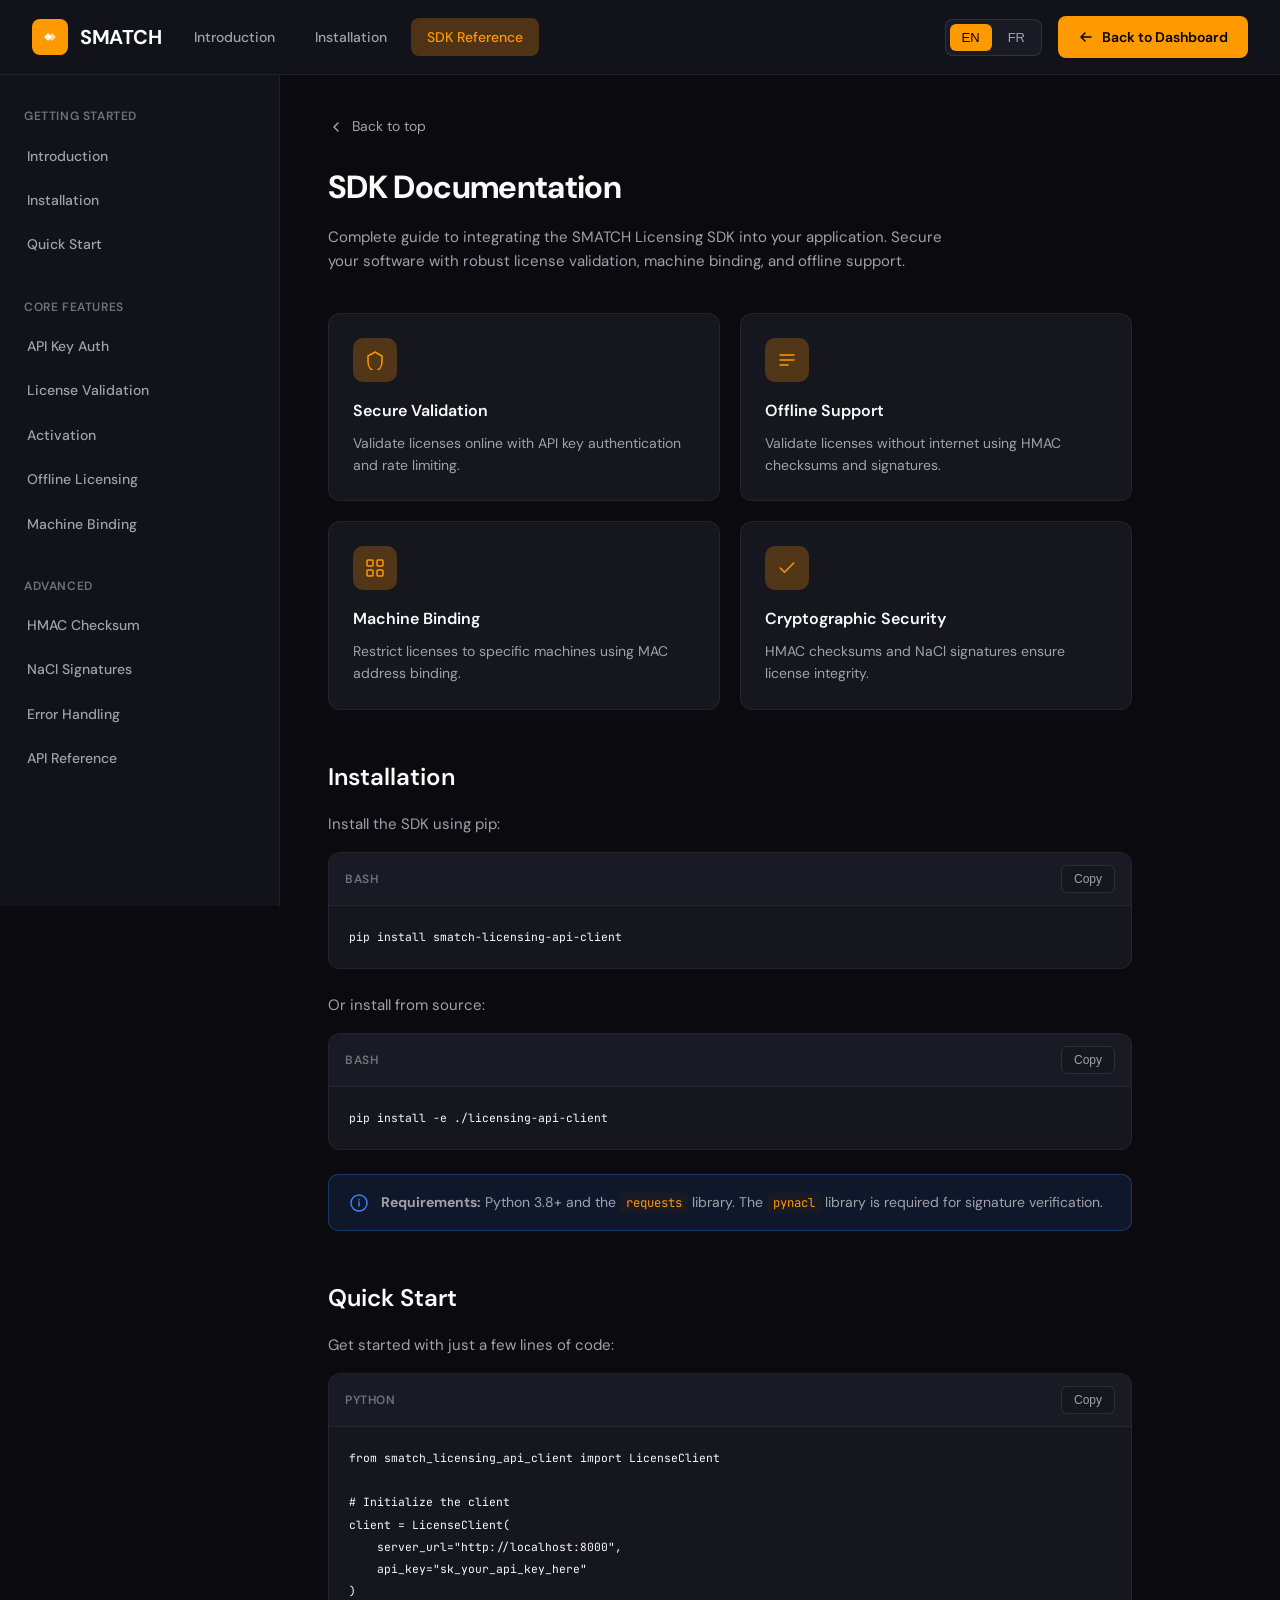
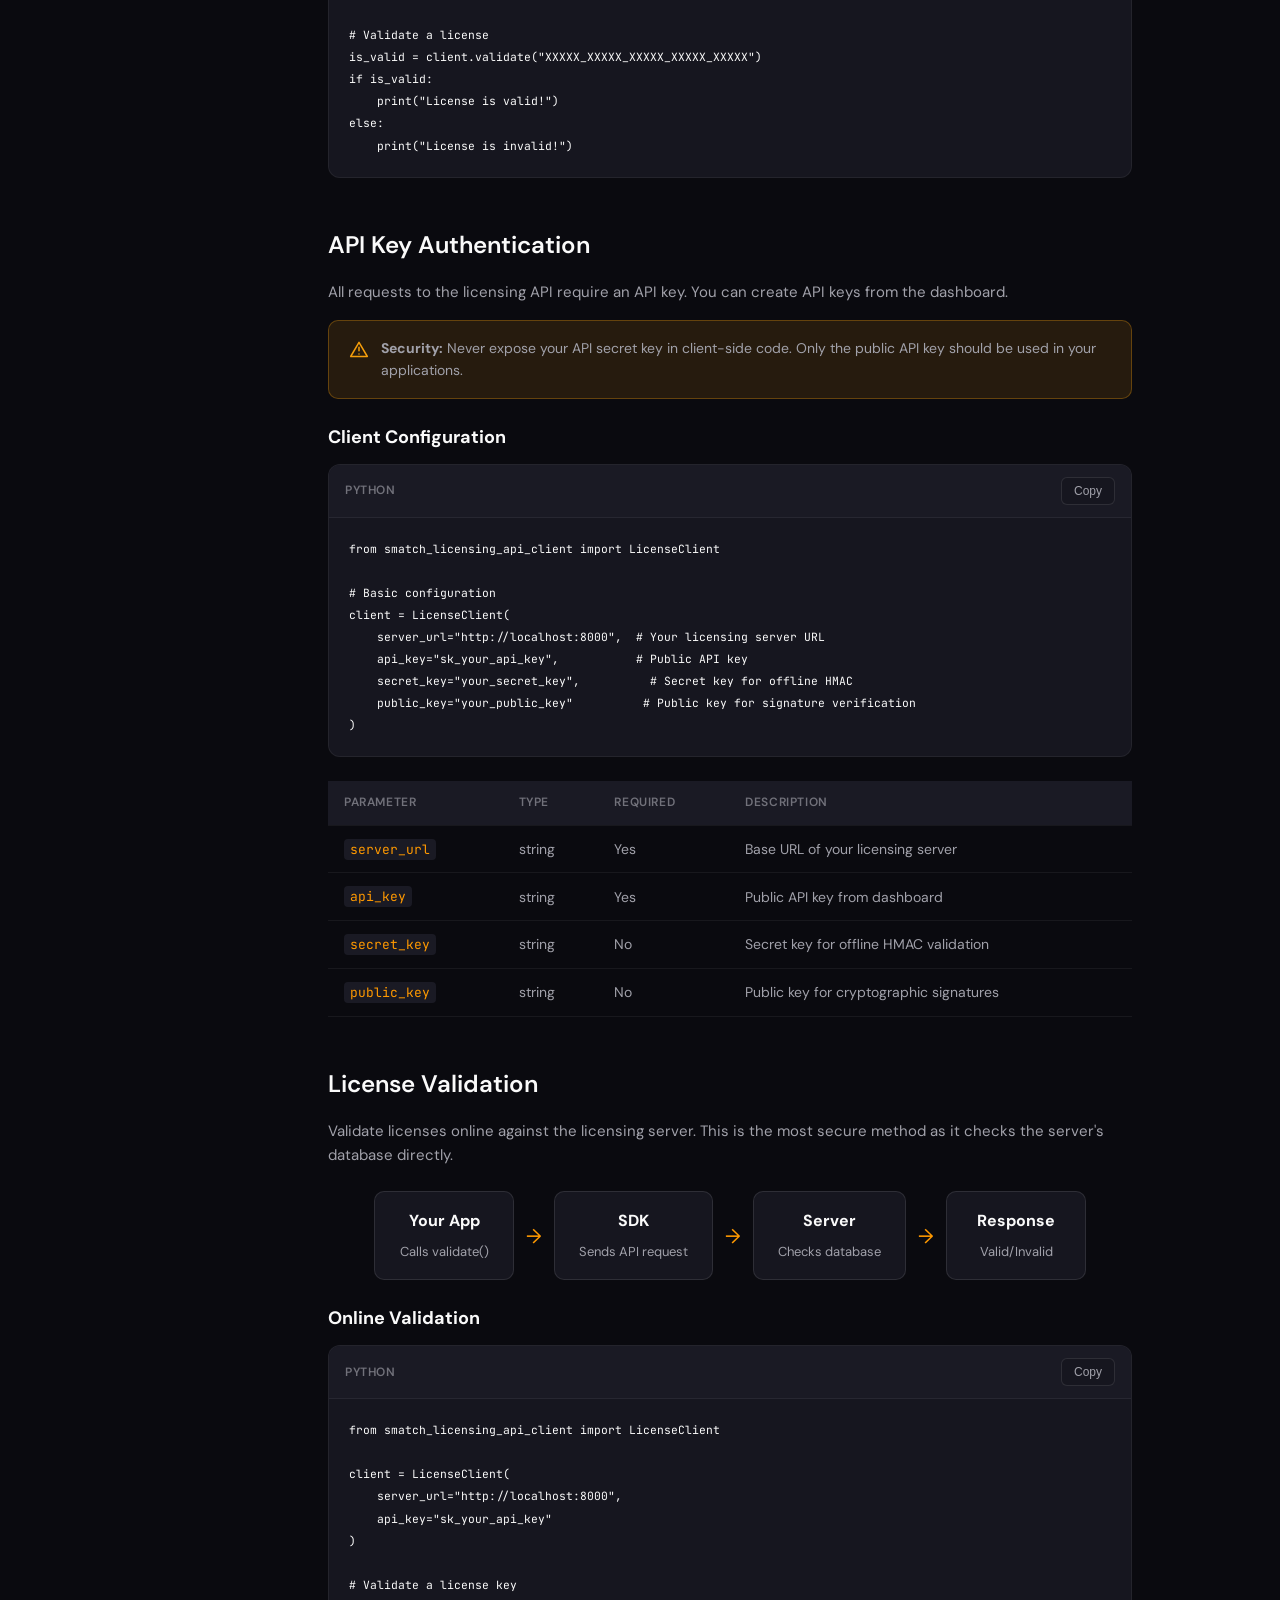
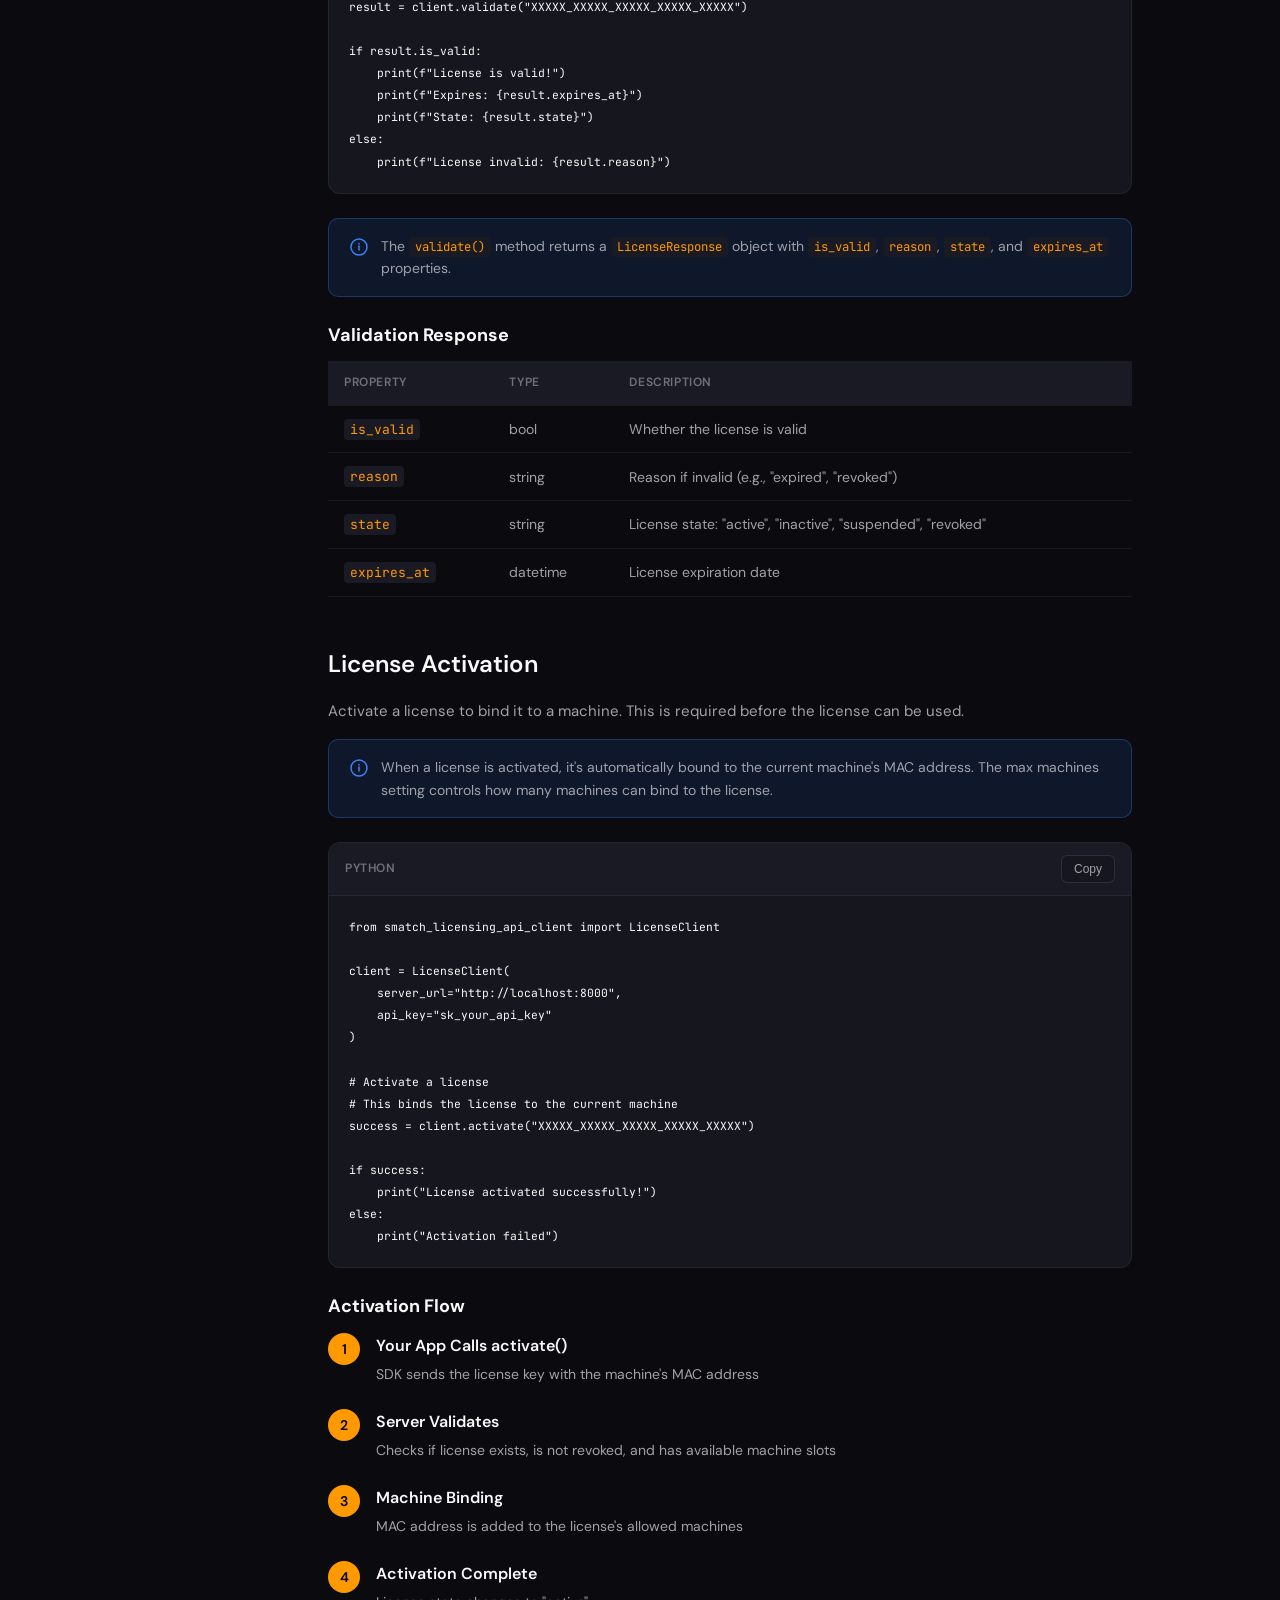
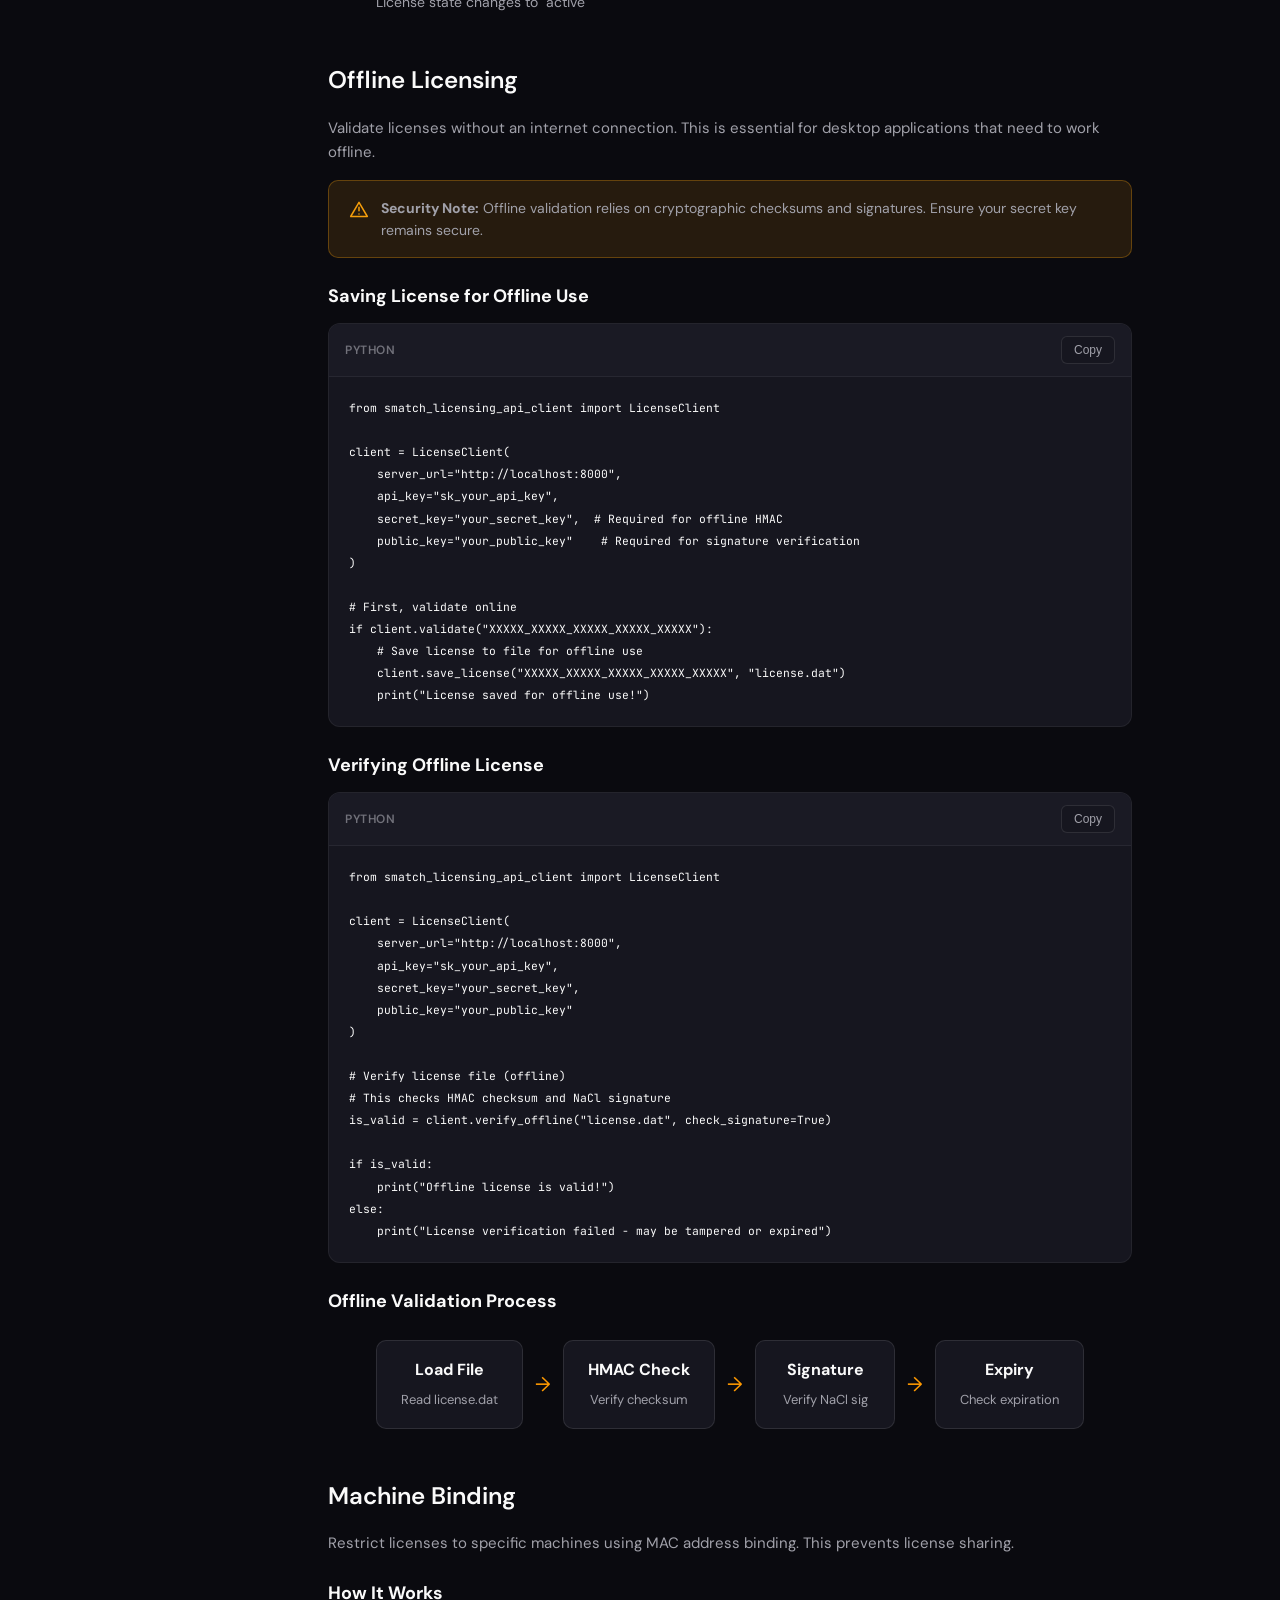
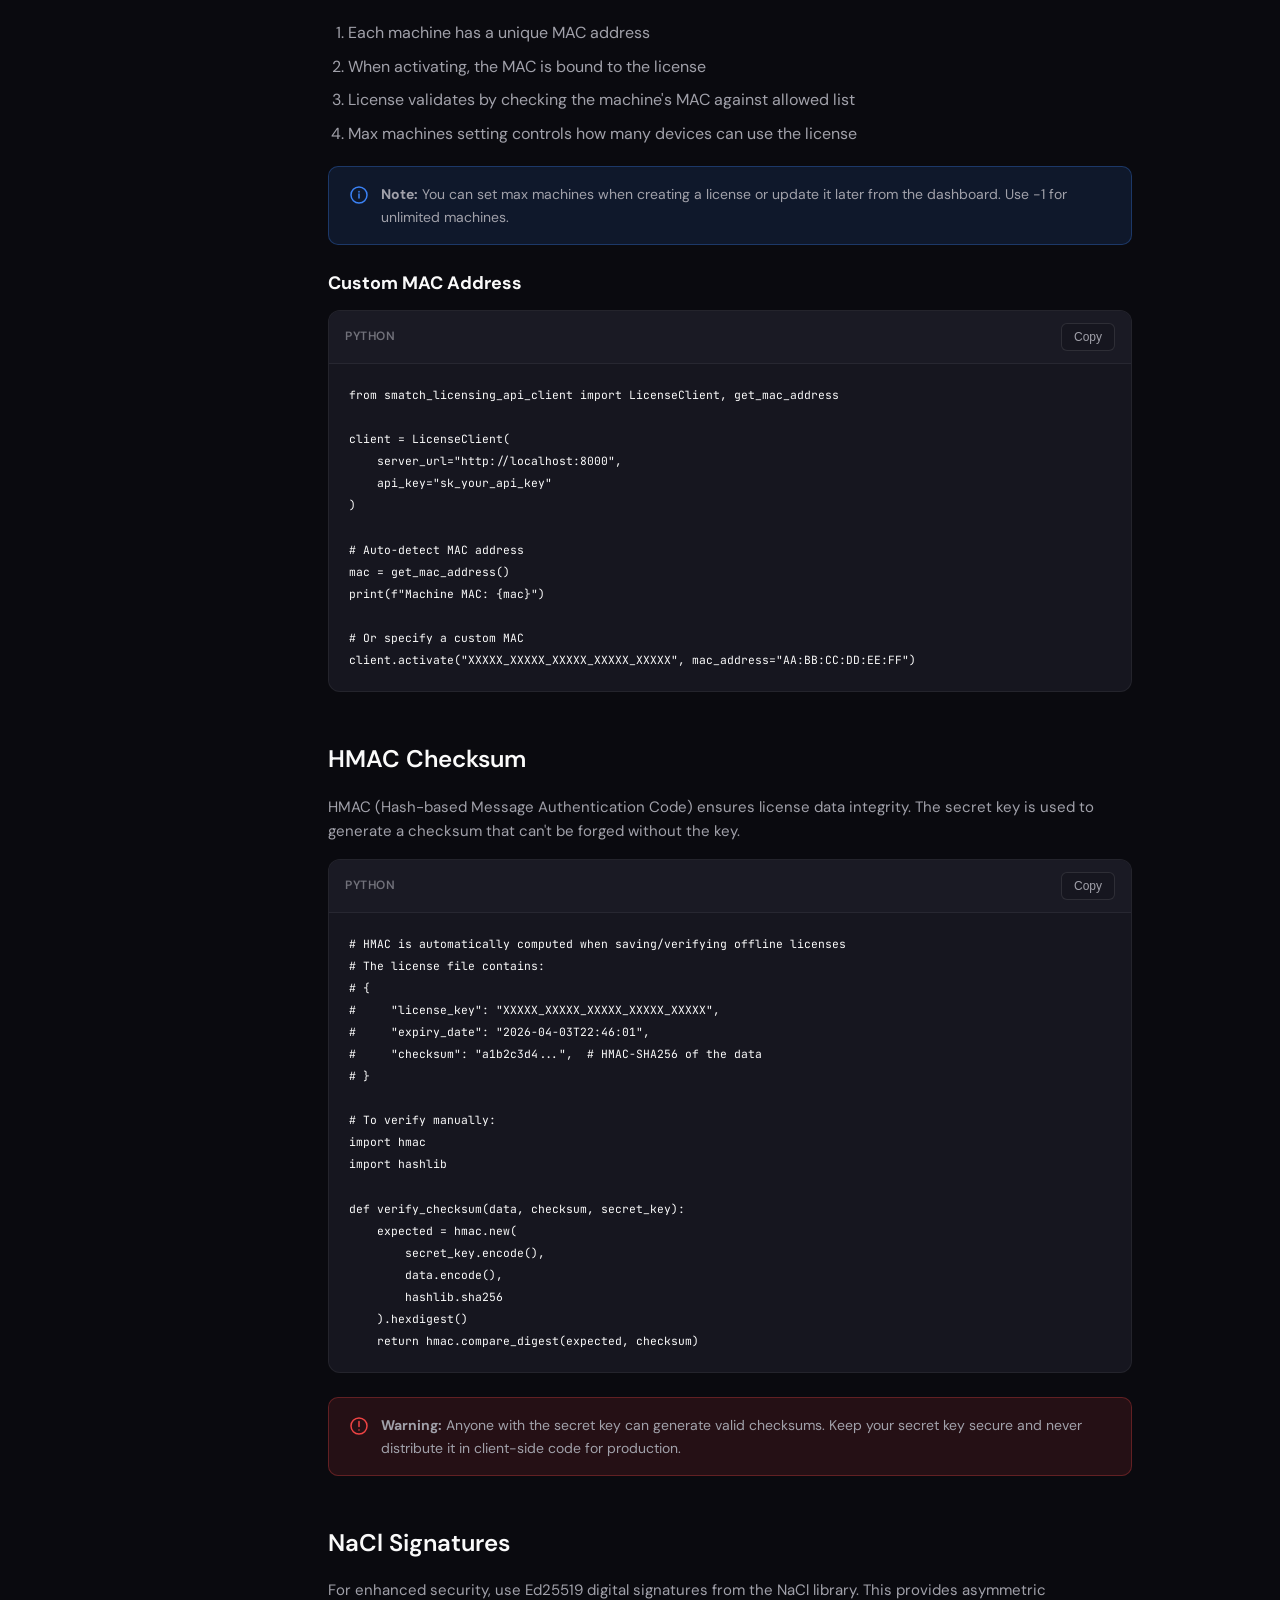
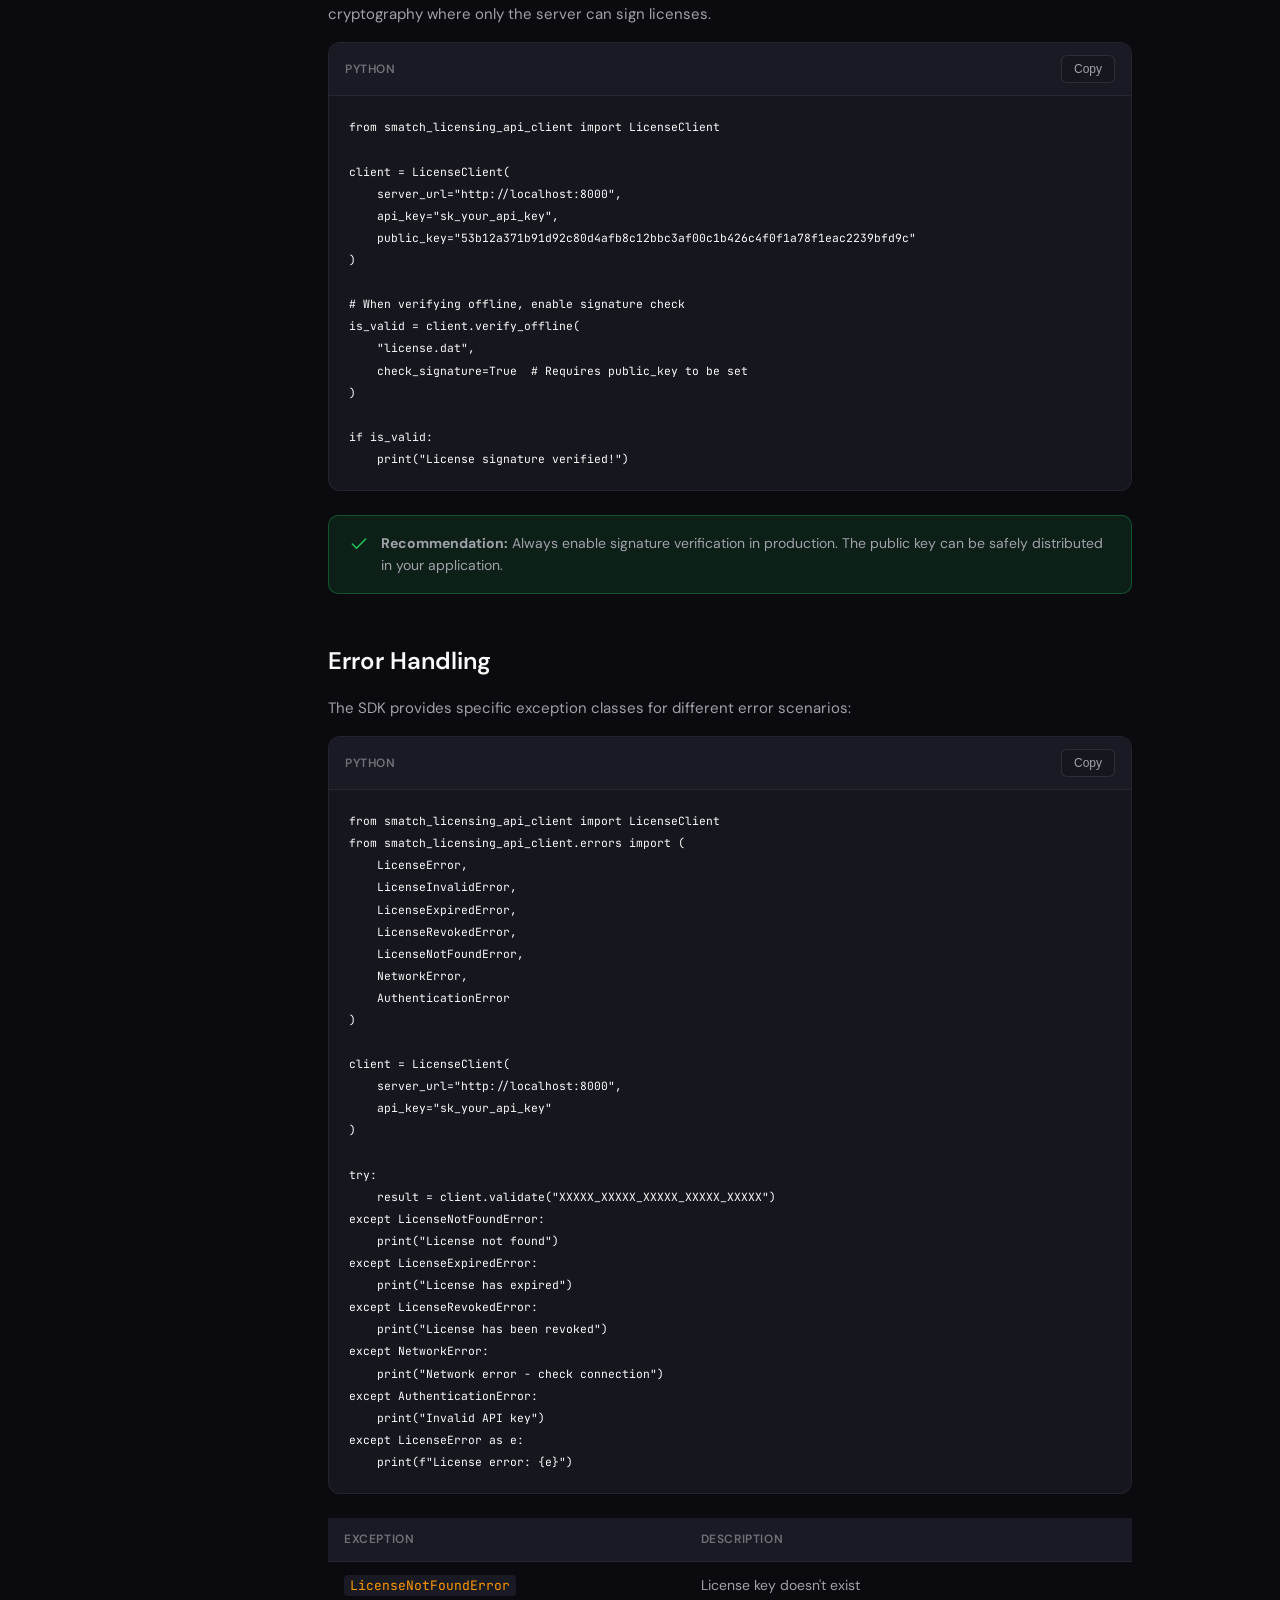
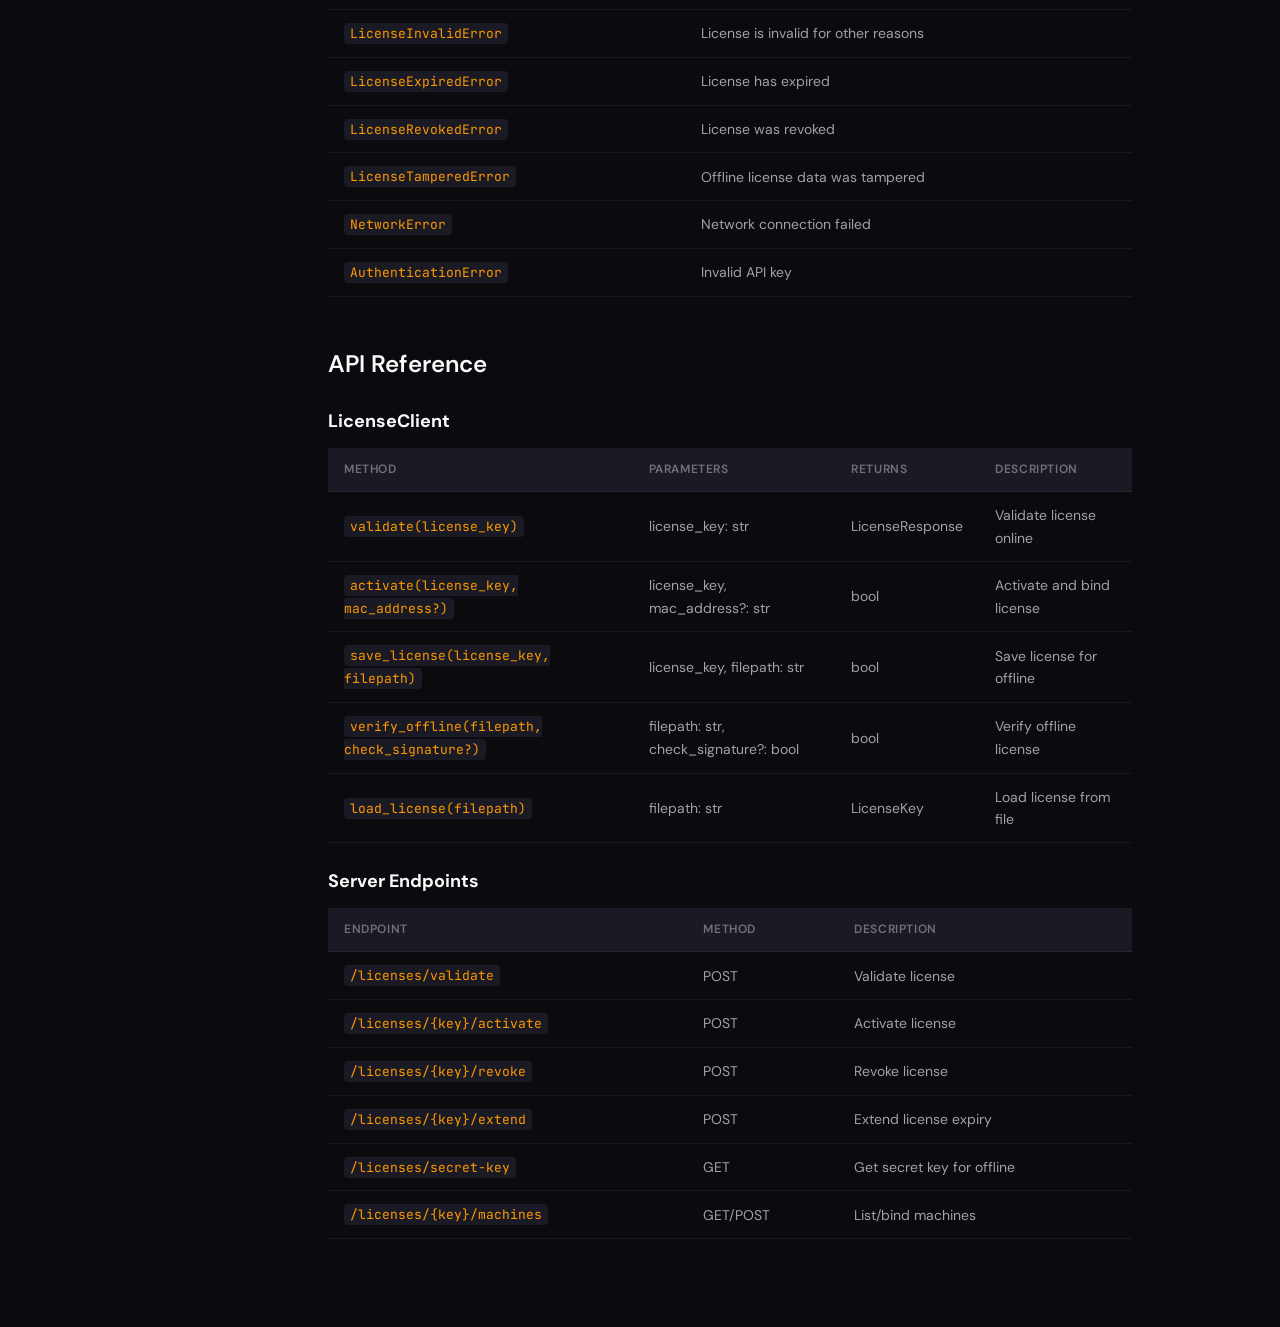
<file: Licensing_API/temp_docs.html>
<!DOCTYPE html>
<html lang="en">
<head>
    <meta charset="UTF-8">
    <meta name="viewport" content="width=device-width, initial-scale=1.0">
    <title>SDK Documentation - SMATCH Licensing</title>
    <link rel="preconnect" href="https://fonts.googleapis.com">
    <link rel="preconnect" href="https://fonts.gstatic.com" crossorigin>
    <link href="https://fonts.googleapis.com/css2?family=DM+Sans:opsz,wght@9..40,300;9..40,400;9..40,500;9..40,600;9..40,700&family=JetBrains+Mono:wght@400;500;600&display=swap" rel="stylesheet">
    <style>
        :root {
            --bg-primary: #0a0a0f;
            --bg-secondary: #12121a;
            --bg-tertiary: #1a1a24;
            --bg-card: #16161f;
            --bg-hover: #1e1e2a;
            
            --border-subtle: rgba(255, 255, 255, 0.06);
            --border-default: rgba(255, 255, 255, 0.1);
            
            --text-primary: #fafafa;
            --text-secondary: #a1a1aa;
            --text-muted: #71717a;
            
            --accent-primary: #ff9900;
            --accent-primary-hover: #ffaa33;
            --accent-glow: rgba(255, 153, 0, 0.25);
            
            --success: #22c55e;
            --success-bg: rgba(34, 197, 94, 0.12);
            --warning: #f59e0b;
            --warning-bg: rgba(245, 158, 11, 0.12);
            --danger: #ef4444;
            --danger-bg: rgba(239, 68, 68, 0.12);
            --info: #3b82f6;
            --info-bg: rgba(59, 130, 246, 0.12);
            
            --font-sans: 'DM Sans', -apple-system, BlinkMacSystemFont, sans-serif;
            --font-mono: 'JetBrains Mono', monospace;
            
            --sidebar-width: 280px;
        }
        
        * {
            margin: 0;
            padding: 0;
            box-sizing: border-box;
        }
        
        body {
            font-family: var(--font-sans);
            background: var(--bg-primary);
            color: var(--text-primary);
            line-height: 1.6;
            min-height: 100vh;
        }
        
        /* Header */
        .header {
            display: flex;
            align-items: center;
            justify-content: space-between;
            padding: 16px 32px;
            background: var(--bg-secondary);
            border-bottom: 1px solid var(--border-subtle);
            position: sticky;
            top: 0;
            z-index: 100;
        }
        
        .header-left {
            display: flex;
            align-items: center;
            gap: 16px;
        }
        
        .logo {
            display: flex;
            align-items: center;
            gap: 12px;
            text-decoration: none;
            color: var(--text-primary);
        }
        
        .logo-mark {
            width: 36px;
            height: 36px;
            background: var(--accent-primary);
            border-radius: 8px;
            display: flex;
            align-items: center;
            justify-content: center;
        }
        
        .logo-mark svg {
            width: 20px;
            height: 20px;
        }
        
        .logo-text {
            font-size: 1.25rem;
            font-weight: 700;
            letter-spacing: -0.02em;
        }
        
        .header-nav {
            display: flex;
            gap: 8px;
        }
        
        .header-nav a {
            padding: 8px 16px;
            color: var(--text-secondary);
            text-decoration: none;
            border-radius: 8px;
            font-size: 0.875rem;
            font-weight: 500;
            transition: all 0.2s;
        }
        
        .header-nav a:hover {
            color: var(--text-primary);
            background: var(--bg-hover);
        }
        
        .header-nav a.active {
            color: var(--accent-primary);
            background: var(--accent-glow);
        }
        
        .header-right {
            display: flex;
            align-items: center;
            gap: 16px;
        }
        
        .lang-toggle {
            display: flex;
            align-items: center;
            gap: 4px;
            background: var(--bg-tertiary);
            border: 1px solid var(--border-default);
            border-radius: 8px;
            padding: 4px;
        }
        
        .lang-btn {
            padding: 6px 12px;
            border: none;
            background: transparent;
            color: var(--text-secondary);
            font-size: 0.8125rem;
            font-weight: 500;
            cursor: pointer;
            border-radius: 6px;
            transition: all 0.2s;
        }
        
        .lang-btn:hover {
            color: var(--text-primary);
        }
        
        .lang-btn.active {
            background: var(--accent-primary);
            color: #000;
        }
        
        .btn {
            display: inline-flex;
            align-items: center;
            gap: 8px;
            padding: 10px 20px;
            border-radius: 8px;
            font-size: 0.875rem;
            font-weight: 600;
            cursor: pointer;
            transition: all 0.2s;
            text-decoration: none;
            border: none;
        }
        
        .btn-primary {
            background: var(--accent-primary);
            color: #000;
        }
        
        .btn-primary:hover {
            background: var(--accent-primary-hover);
            transform: translateY(-1px);
        }
        
        .btn-secondary {
            background: var(--bg-tertiary);
            color: var(--text-primary);
            border: 1px solid var(--border-default);
        }
        
        .btn-secondary:hover {
            background: var(--bg-hover);
            border-color: var(--accent-primary);
        }
        
        /* Main Content */
        .main {
            display: flex;
            min-height: calc(100vh - 69px);
        }
        
        /* Sidebar */
        .sidebar {
            width: var(--sidebar-width);
            background: var(--bg-secondary);
            border-right: 1px solid var(--border-subtle);
            padding: 24px 0;
            position: sticky;
            top: 69px;
            height: calc(100vh - 69px);
            overflow-y: auto;
        }
        
        .sidebar-section {
            margin-bottom: 24px;
        }
        
        .sidebar-title {
            padding: 8px 24px;
            font-size: 0.75rem;
            font-weight: 600;
            text-transform: uppercase;
            letter-spacing: 0.05em;
            color: var(--text-muted);
        }
        
        .sidebar-nav {
            display: flex;
            flex-direction: column;
            gap: 2px;
        }
        
        .sidebar-nav a {
            padding: 10px 24px;
            color: var(--text-secondary);
            text-decoration: none;
            font-size: 0.875rem;
            font-weight: 500;
            transition: all 0.15s;
            border-left: 3px solid transparent;
        }
        
        .sidebar-nav a:hover {
            color: var(--text-primary);
            background: var(--bg-hover);
        }
        
        .sidebar-nav a.active {
            color: var(--accent-primary);
            background: var(--accent-glow);
            border-left-color: var(--accent-primary);
        }
        
        /* Content */
        .content {
            flex: 1;
            padding: 40px 48px;
            max-width: 900px;
        }
        
        .content-header {
            margin-bottom: 40px;
        }
        
        .content-header h1 {
            font-size: 2rem;
            font-weight: 700;
            margin-bottom: 12px;
            letter-spacing: -0.02em;
        }
        
        .content-header p {
            font-size: 1.0625rem;
            color: var(--text-secondary);
            max-width: 640px;
        }
        
        /* Sections */
        .section {
            margin-bottom: 48px;
            scroll-margin-top: 100px;
        }
        
        .section h2 {
            font-size: 1.5rem;
            font-weight: 600;
            margin-bottom: 16px;
            display: flex;
            align-items: center;
            gap: 12px;
        }
        
        .section h2 .anchor {
            opacity: 0;
            color: var(--text-muted);
            font-weight: 400;
            transition: opacity 0.2s;
        }
        
        .section:hover h2 .anchor {
            opacity: 1;
        }
        
        .section p {
            color: var(--text-secondary);
            margin-bottom: 16px;
            font-size: 0.9375rem;
        }
        
        .section ul {
            color: var(--text-secondary);
            margin-bottom: 16px;
            padding-left: 20px;
        }
        
        .section li {
            margin-bottom: 8px;
        }
        
        /* Code Blocks */
        .code-block {
            background: var(--bg-card);
            border: 1px solid var(--border-subtle);
            border-radius: 12px;
            overflow: hidden;
            margin-bottom: 24px;
        }
        
        .code-header {
            display: flex;
            align-items: center;
            justify-content: space-between;
            padding: 12px 16px;
            background: var(--bg-tertiary);
            border-bottom: 1px solid var(--border-subtle);
        }
        
        .code-lang {
            font-size: 0.75rem;
            font-weight: 600;
            color: var(--text-muted);
            text-transform: uppercase;
            letter-spacing: 0.05em;
        }
        
        .code-copy {
            padding: 6px 12px;
            background: var(--bg-card);
            border: 1px solid var(--border-default);
            border-radius: 6px;
            color: var(--text-secondary);
            font-size: 0.75rem;
            cursor: pointer;
            transition: all 0.2s;
        }
        
        .code-copy:hover {
            color: var(--text-primary);
            border-color: var(--accent-primary);
        }
        
        .code-copy.copied {
            color: var(--success);
            border-color: var(--success);
        }
        
        pre {
            padding: 20px;
            overflow-x: auto;
            font-family: var(--font-mono);
            font-size: 0.8125rem;
            line-height: 1.7;
            color: var(--text-secondary);
        }
        
        code {
            font-family: var(--font-mono);
            background: var(--bg-tertiary);
            padding: 2px 6px;
            border-radius: 4px;
            font-size: 0.875em;
            color: var(--accent-primary);
        }
        
        pre code {
            background: none;
            padding: 0;
            color: var(--text-primary);
        }
        
        /* Info Boxes */
        .info-box {
            padding: 16px 20px;
            border-radius: 10px;
            margin-bottom: 24px;
            display: flex;
            gap: 12px;
        }
        
        .info-box.info {
            background: var(--info-bg);
            border: 1px solid rgba(59, 130, 246, 0.3);
        }
        
        .info-box.warning {
            background: var(--warning-bg);
            border: 1px solid rgba(245, 158, 11, 0.3);
        }
        
        .info-box.success {
            background: var(--success-bg);
            border: 1px solid rgba(34, 197, 94, 0.3);
        }
        
        .info-box.danger {
            background: var(--danger-bg);
            border: 1px solid rgba(239, 68, 68, 0.3);
        }
        
        .info-box svg {
            flex-shrink: 0;
            margin-top: 2px;
        }
        
        .info-box p {
            margin: 0;
            font-size: 0.875rem;
        }
        
        /* Feature Grid */
        .feature-grid {
            display: grid;
            grid-template-columns: repeat(auto-fit, minmax(280px, 1fr));
            gap: 20px;
            margin-bottom: 32px;
        }
        
        .feature-card {
            background: var(--bg-card);
            border: 1px solid var(--border-subtle);
            border-radius: 12px;
            padding: 24px;
            transition: all 0.2s;
        }
        
        .feature-card:hover {
            border-color: var(--accent-primary);
            transform: translateY(-2px);
        }
        
        .feature-icon {
            width: 44px;
            height: 44px;
            background: var(--accent-glow);
            border-radius: 10px;
            display: flex;
            align-items: center;
            justify-content: center;
            margin-bottom: 16px;
            color: var(--accent-primary);
        }
        
        .feature-card h3 {
            font-size: 1rem;
            font-weight: 600;
            margin-bottom: 8px;
        }
        
        .feature-card p {
            font-size: 0.875rem;
            color: var(--text-secondary);
            margin: 0;
        }
        
        /* Tabs */
        .tabs {
            display: flex;
            gap: 4px;
            background: var(--bg-tertiary);
            padding: 4px;
            border-radius: 10px;
            margin-bottom: 20px;
            width: fit-content;
        }
        
        .tab-btn {
            padding: 8px 16px;
            background: transparent;
            border: none;
            border-radius: 6px;
            color: var(--text-secondary);
            font-size: 0.8125rem;
            font-weight: 500;
            cursor: pointer;
            transition: all 0.2s;
        }
        
        .tab-btn:hover {
            color: var(--text-primary);
        }
        
        .tab-btn.active {
            background: var(--bg-card);
            color: var(--text-primary);
            box-shadow: 0 2px 8px rgba(0, 0, 0, 0.2);
        }
        
        .tab-content {
            display: none;
        }
        
        .tab-content.active {
            display: block;
        }
        
        /* Steps */
        .steps {
            counter-reset: step;
        }
        
        .step {
            display: flex;
            gap: 16px;
            margin-bottom: 24px;
        }
        
        .step-number {
            width: 32px;
            height: 32px;
            background: var(--accent-primary);
            color: #000;
            border-radius: 50%;
            display: flex;
            align-items: center;
            justify-content: center;
            font-size: 0.875rem;
            font-weight: 600;
            flex-shrink: 0;
        }
        
        .step-content h4 {
            font-size: 1rem;
            font-weight: 600;
            margin-bottom: 4px;
        }
        
        .step-content p {
            font-size: 0.875rem;
            color: var(--text-secondary);
            margin: 0;
        }
        
        /* Flow Diagram */
        .flow {
            display: flex;
            align-items: center;
            justify-content: center;
            gap: 12px;
            flex-wrap: wrap;
            margin: 24px 0;
        }
        
        .flow-step {
            background: var(--bg-card);
            border: 1px solid var(--border-default);
            border-radius: 10px;
            padding: 16px 24px;
            text-align: center;
            min-width: 140px;
        }
        
        .flow-step strong {
            display: block;
            margin-bottom: 4px;
        }
        
        .flow-step span {
            font-size: 0.8125rem;
            color: var(--text-secondary);
        }
        
        .flow-arrow {
            color: var(--accent-primary);
            font-size: 1.25rem;
        }
        
        /* Table */
        .data-table {
            width: 100%;
            border-collapse: collapse;
            margin-bottom: 24px;
        }
        
        .data-table th,
        .data-table td {
            padding: 12px 16px;
            text-align: left;
            border-bottom: 1px solid var(--border-subtle);
        }
        
        .data-table th {
            background: var(--bg-tertiary);
            font-size: 0.75rem;
            font-weight: 600;
            text-transform: uppercase;
            letter-spacing: 0.05em;
            color: var(--text-muted);
        }
        
        .data-table td {
            font-size: 0.875rem;
            color: var(--text-secondary);
        }
        
        .data-table code {
            font-size: 0.8125rem;
        }
        
        /* Back to Dashboard */
        .back-link {
            display: inline-flex;
            align-items: center;
            gap: 8px;
            color: var(--text-secondary);
            text-decoration: none;
            font-size: 0.875rem;
            margin-bottom: 24px;
            transition: color 0.2s;
        }
        
        .back-link:hover {
            color: var(--accent-primary);
        }
        
        /* Responsive */
        @media (max-width: 768px) {
            .sidebar {
                display: none;
            }
            
            .content {
                padding: 24px;
            }
            
            .header {
                padding: 12px 16px;
            }
            
            .header-nav {
                display: none;
            }
            
            .feature-grid {
                grid-template-columns: 1fr;
            }
        }
    </style>
</head>
<body>
    <!-- Header -->
    <header class="header">
        <div class="header-left">
            <a href="/" class="logo">
                <div class="logo-mark">
                    <svg width="20" height="20" viewBox="0 0 20 20" fill="none">
                        <path d="M4 10L8 6L12 10L8 14L4 10Z" fill="white" fill-opacity="0.9"/>
                        <path d="M8 10L12 6L16 10L12 14L8 10Z" fill="white" fill-opacity="0.6"/>
                    </svg>
                </div>
                <span class="logo-text">SMATCH</span>
            </a>
            <nav class="header-nav">
                <a href="#introduction">Introduction</a>
                <a href="#installation">Installation</a>
                <a href="#authentication" class="active">SDK Reference</a>
            </nav>
        </div>
        <div class="header-right">
            <div class="lang-toggle">
                <button class="lang-btn active" data-lang="en" onclick="setLanguage('en')">EN</button>
                <button class="lang-btn" data-lang="fr" onclick="setLanguage('fr')">FR</button>
            </div>
            <a href="/" class="btn btn-primary">
                <svg width="16" height="16" viewBox="0 0 16 16" fill="none">
                    <path d="M3 8h10M3 8l4-4M3 8l4 4" stroke="currentColor" stroke-width="1.5" stroke-linecap="round" stroke-linejoin="round"/>
                </svg>
                Back to Dashboard
            </a>
        </div>
    </header>

    <!-- Main -->
    <main class="main">
        <!-- Sidebar -->
        <aside class="sidebar">
            <div class="sidebar-section">
                <div class="sidebar-title" data-i18n="gettingStarted">Getting Started</div>
                <nav class="sidebar-nav">
                    <a href="#introduction">Introduction</a>
                    <a href="#installation">Installation</a>
                    <a href="#quickstart">Quick Start</a>
                </nav>
            </div>
            <div class="sidebar-section">
                <div class="sidebar-title" data-i18n="coreFeatures">Core Features</div>
                <nav class="sidebar-nav">
                    <a href="#api-key">API Key Auth</a>
                    <a href="#validation">License Validation</a>
                    <a href="#activation">Activation</a>
                    <a href="#offline">Offline Licensing</a>
                    <a href="#machine-binding">Machine Binding</a>
                </nav>
            </div>
            <div class="sidebar-section">
                <div class="sidebar-title" data-i18n="advanced">Advanced</div>
                <nav class="sidebar-nav">
                    <a href="#hmac-checksum">HMAC Checksum</a>
                    <a href="#signatures">NaCl Signatures</a>
                    <a href="#error-handling">Error Handling</a>
                    <a href="#api-reference">API Reference</a>
                </nav>
            </div>
        </aside>

        <!-- Content -->
        <div class="content">
            <!-- Introduction -->
            <section id="introduction" class="section">
                <a href="#introduction" class="back-link">
                    <svg width="16" height="16" viewBox="0 0 16 16" fill="none">
                        <path d="M10 12L6 8l4-4" stroke="currentColor" stroke-width="1.5" stroke-linecap="round" stroke-linejoin="round"/>
                    </svg>
                    Back to top
                </a>
                <div class="content-header">
                    <h1>SDK Documentation</h1>
                    <p>Complete guide to integrating the SMATCH Licensing SDK into your application. Secure your software with robust license validation, machine binding, and offline support.</p>
                </div>
                
                <div class="feature-grid">
                    <div class="feature-card">
                        <div class="feature-icon">
                            <svg width="20" height="20" viewBox="0 0 20 20" fill="none">
                                <path d="M10 2l7 4v6c0 4.5-3.13 8.23-7 9.5-3.87-1.27-7-5-7-9.5V6l7-4z" stroke="currentColor" stroke-width="1.5"/>
                            </svg>
                        </div>
                        <h3>Secure Validation</h3>
                        <p>Validate licenses online with API key authentication and rate limiting.</p>
                    </div>
                    <div class="feature-card">
                        <div class="feature-icon">
                            <svg width="20" height="20" viewBox="0 0 20 20" fill="none">
                                <path d="M3 5h14M3 10h14M3 15h8" stroke="currentColor" stroke-width="1.5" stroke-linecap="round"/>
                            </svg>
                        </div>
                        <h3>Offline Support</h3>
                        <p>Validate licenses without internet using HMAC checksums and signatures.</p>
                    </div>
                    <div class="feature-card">
                        <div class="feature-icon">
                            <svg width="20" height="20" viewBox="0 0 20 20" fill="none">
                                <rect x="2" y="2" width="6" height="6" rx="1" stroke="currentColor" stroke-width="1.5"/>
                                <rect x="12" y="2" width="6" height="6" rx="1" stroke="currentColor" stroke-width="1.5"/>
                                <rect x="2" y="12" width="6" height="6" rx="1" stroke="currentColor" stroke-width="1.5"/>
                                <rect x="12" y="12" width="6" height="6" rx="1" stroke="currentColor" stroke-width="1.5"/>
                            </svg>
                        </div>
                        <h3>Machine Binding</h3>
                        <p>Restrict licenses to specific machines using MAC address binding.</p>
                    </div>
                    <div class="feature-card">
                        <div class="feature-icon">
                            <svg width="20" height="20" viewBox="0 0 20 20" fill="none">
                                <path d="M16.667 5L7.5 14.167 3.333 10" stroke="currentColor" stroke-width="1.5" stroke-linecap="round" stroke-linejoin="round"/>
                            </svg>
                        </div>
                        <h3>Cryptographic Security</h3>
                        <p>HMAC checksums and NaCl signatures ensure license integrity.</p>
                    </div>
                </div>
            </section>

            <!-- Installation -->
            <section id="installation" class="section">
                <h2>Installation <a href="#installation" class="anchor">#</a></h2>
                <p>Install the SDK using pip:</p>
                
                <div class="code-block">
                    <div class="code-header">
                        <span class="code-lang">bash</span>
                        <button class="code-copy" onclick="copyCode(this)">Copy</button>
                    </div>
                    <pre><code>pip install smatch-licensing-api-client</code></pre>
                </div>
                
                <p>Or install from source:</p>
                
                <div class="code-block">
                    <div class="code-header">
                        <span class="code-lang">bash</span>
                        <button class="code-copy" onclick="copyCode(this)">Copy</button>
                    </div>
                    <pre><code>pip install -e ./licensing-api-client</code></pre>
                </div>
                
                <div class="info-box info">
                    <svg width="20" height="20" viewBox="0 0 20 20" fill="none">
                        <circle cx="10" cy="10" r="8" stroke="#3b82f6" stroke-width="1.5"/>
                        <path d="M10 9v4M10 6.5v0.5" stroke="#3b82f6" stroke-width="1.5" stroke-linecap="round"/>
                    </svg>
                    <p><strong>Requirements:</strong> Python 3.8+ and the <code>requests</code> library. The <code>pynacl</code> library is required for signature verification.</p>
                </div>
            </section>

            <!-- Quick Start -->
            <section id="quickstart" class="section">
                <h2>Quick Start <a href="#quickstart" class="anchor">#</a></h2>
                <p>Get started with just a few lines of code:</p>
                
                <div class="code-block">
                    <div class="code-header">
                        <span class="code-lang">python</span>
                        <button class="code-copy" onclick="copyCode(this)">Copy</button>
                    </div>
                    <pre><code>from smatch_licensing_api_client import LicenseClient

# Initialize the client
client = LicenseClient(
    server_url="http://localhost:8000",
    api_key="sk_your_api_key_here"
)

# Validate a license
is_valid = client.validate("XXXXX_XXXXX_XXXXX_XXXXX_XXXXX")
if is_valid:
    print("License is valid!")
else:
    print("License is invalid!")</code></pre>
                </div>
            </section>

            <!-- API Key Auth -->
            <section id="api-key" class="section">
                <h2>API Key Authentication <a href="#api-key" class="anchor">#</a></h2>
                <p>All requests to the licensing API require an API key. You can create API keys from the dashboard.</p>
                
                <div class="info-box warning">
                    <svg width="20" height="20" viewBox="0 0 20 20" fill="none">
                        <path d="M10 3.333L1.667 17.5h16.666L10 3.333zM10 8.333v3.334M10 15h.008" stroke="#f59e0b" stroke-width="1.5" stroke-linecap="round" stroke-linejoin="round"/>
                    </svg>
                    <p><strong>Security:</strong> Never expose your API secret key in client-side code. Only the public API key should be used in your applications.</p>
                </div>
                
                <h3 style="font-size: 1.125rem; margin: 24px 0 12px;">Client Configuration</h3>
                
                <div class="code-block">
                    <div class="code-header">
                        <span class="code-lang">python</span>
                        <button class="code-copy" onclick="copyCode(this)">Copy</button>
                    </div>
                    <pre><code>from smatch_licensing_api_client import LicenseClient

# Basic configuration
client = LicenseClient(
    server_url="http://localhost:8000",  # Your licensing server URL
    api_key="sk_your_api_key",           # Public API key
    secret_key="your_secret_key",          # Secret key for offline HMAC
    public_key="your_public_key"          # Public key for signature verification
)</code></pre>
                </div>
                
                <table class="data-table">
                    <thead>
                        <tr>
                            <th>Parameter</th>
                            <th>Type</th>
                            <th>Required</th>
                            <th>Description</th>
                        </tr>
                    </thead>
                    <tbody>
                        <tr>
                            <td><code>server_url</code></td>
                            <td>string</td>
                            <td>Yes</td>
                            <td>Base URL of your licensing server</td>
                        </tr>
                        <tr>
                            <td><code>api_key</code></td>
                            <td>string</td>
                            <td>Yes</td>
                            <td>Public API key from dashboard</td>
                        </tr>
                        <tr>
                            <td><code>secret_key</code></td>
                            <td>string</td>
                            <td>No</td>
                            <td>Secret key for offline HMAC validation</td>
                        </tr>
                        <tr>
                            <td><code>public_key</code></td>
                            <td>string</td>
                            <td>No</td>
                            <td>Public key for cryptographic signatures</td>
                        </tr>
                    </tbody>
                </table>
            </section>

            <!-- Validation -->
            <section id="validation" class="section">
                <h2>License Validation <a href="#validation" class="anchor">#</a></h2>
                <p>Validate licenses online against the licensing server. This is the most secure method as it checks the server's database directly.</p>
                
                <div class="flow">
                    <div class="flow-step">
                        <strong>Your App</strong>
                        <span>Calls validate()</span>
                    </div>
                    <span class="flow-arrow">→</span>
                    <div class="flow-step">
                        <strong>SDK</strong>
                        <span>Sends API request</span>
                    </div>
                    <span class="flow-arrow">→</span>
                    <div class="flow-step">
                        <strong>Server</strong>
                        <span>Checks database</span>
                    </div>
                    <span class="flow-arrow">→</span>
                    <div class="flow-step">
                        <strong>Response</strong>
                        <span>Valid/Invalid</span>
                    </div>
                </div>
                
                <h3 style="font-size: 1.125rem; margin: 24px 0 12px;">Online Validation</h3>
                
                <div class="code-block">
                    <div class="code-header">
                        <span class="code-lang">python</span>
                        <button class="code-copy" onclick="copyCode(this)">Copy</button>
                    </div>
                    <pre><code>from smatch_licensing_api_client import LicenseClient

client = LicenseClient(
    server_url="http://localhost:8000",
    api_key="sk_your_api_key"
)

# Validate a license key
result = client.validate("XXXXX_XXXXX_XXXXX_XXXXX_XXXXX")

if result.is_valid:
    print(f"License is valid!")
    print(f"Expires: {result.expires_at}")
    print(f"State: {result.state}")
else:
    print(f"License invalid: {result.reason}")</code></pre>
                </div>
                
                <div class="info-box info">
                    <svg width="20" height="20" viewBox="0 0 20 20" fill="none">
                        <circle cx="10" cy="10" r="8" stroke="#3b82f6" stroke-width="1.5"/>
                        <path d="M10 9v4M10 6.5v0.5" stroke="#3b82f6" stroke-width="1.5" stroke-linecap="round"/>
                    </svg>
                    <p>The <code>validate()</code> method returns a <code>LicenseResponse</code> object with <code>is_valid</code>, <code>reason</code>, <code>state</code>, and <code>expires_at</code> properties.</p>
                </div>
                
                <h3 style="font-size: 1.125rem; margin: 24px 0 12px;">Validation Response</h3>
                
                <table class="data-table">
                    <thead>
                        <tr>
                            <th>Property</th>
                            <th>Type</th>
                            <th>Description</th>
                        </tr>
                    </thead>
                    <tbody>
                        <tr>
                            <td><code>is_valid</code></td>
                            <td>bool</td>
                            <td>Whether the license is valid</td>
                        </tr>
                        <tr>
                            <td><code>reason</code></td>
                            <td>string</td>
                            <td>Reason if invalid (e.g., "expired", "revoked")</td>
                        </tr>
                        <tr>
                            <td><code>state</code></td>
                            <td>string</td>
                            <td>License state: "active", "inactive", "suspended", "revoked"</td>
                        </tr>
                        <tr>
                            <td><code>expires_at</code></td>
                            <td>datetime</td>
                            <td>License expiration date</td>
                        </tr>
                    </tbody>
                </table>
            </section>

            <!-- Activation -->
            <section id="activation" class="section">
                <h2>License Activation <a href="#activation" class="anchor">#</a></h2>
                <p>Activate a license to bind it to a machine. This is required before the license can be used.</p>
                
                <div class="info-box info">
                    <svg width="20" height="20" viewBox="0 0 20 20" fill="none">
                        <circle cx="10" cy="10" r="8" stroke="#3b82f6" stroke-width="1.5"/>
                        <path d="M10 9v4M10 6.5v0.5" stroke="#3b82f6" stroke-width="1.5" stroke-linecap="round"/>
                    </svg>
                    <p>When a license is activated, it's automatically bound to the current machine's MAC address. The max machines setting controls how many machines can bind to the license.</p>
                </div>
                
                <div class="code-block">
                    <div class="code-header">
                        <span class="code-lang">python</span>
                        <button class="code-copy" onclick="copyCode(this)">Copy</button>
                    </div>
                    <pre><code>from smatch_licensing_api_client import LicenseClient

client = LicenseClient(
    server_url="http://localhost:8000",
    api_key="sk_your_api_key"
)

# Activate a license
# This binds the license to the current machine
success = client.activate("XXXXX_XXXXX_XXXXX_XXXXX_XXXXX")

if success:
    print("License activated successfully!")
else:
    print("Activation failed")</code></pre>
                </div>
                
                <h3 style="font-size: 1.125rem; margin: 24px 0 12px;">Activation Flow</h3>
                
                <div class="steps">
                    <div class="step">
                        <div class="step-number">1</div>
                        <div class="step-content">
                            <h4>Your App Calls activate()</h4>
                            <p>SDK sends the license key with the machine's MAC address</p>
                        </div>
                    </div>
                    <div class="step">
                        <div class="step-number">2</div>
                        <div class="step-content">
                            <h4>Server Validates</h4>
                            <p>Checks if license exists, is not revoked, and has available machine slots</p>
                        </div>
                    </div>
                    <div class="step">
                        <div class="step-number">3</div>
                        <div class="step-content">
                            <h4>Machine Binding</h4>
                            <p>MAC address is added to the license's allowed machines</p>
                        </div>
                    </div>
                    <div class="step">
                        <div class="step-number">4</div>
                        <div class="step-content">
                            <h4>Activation Complete</h4>
                            <p>License state changes to "active"</p>
                        </div>
                    </div>
                </div>
            </section>

            <!-- Offline Licensing -->
            <section id="offline" class="section">
                <h2>Offline Licensing <a href="#offline" class="anchor">#</a></h2>
                <p>Validate licenses without an internet connection. This is essential for desktop applications that need to work offline.</p>
                
                <div class="info-box warning">
                    <svg width="20" height="20" viewBox="0 0 20 20" fill="none">
                        <path d="M10 3.333L1.667 17.5h16.666L10 3.333zM10 8.333v3.334M10 15h.008" stroke="#f59e0b" stroke-width="1.5" stroke-linecap="round" stroke-linejoin="round"/>
                    </svg>
                    <p><strong>Security Note:</strong> Offline validation relies on cryptographic checksums and signatures. Ensure your secret key remains secure.</p>
                </div>
                
                <h3 style="font-size: 1.125rem; margin: 24px 0 12px;">Saving License for Offline Use</h3>
                
                <div class="code-block">
                    <div class="code-header">
                        <span class="code-lang">python</span>
                        <button class="code-copy" onclick="copyCode(this)">Copy</button>
                    </div>
                    <pre><code>from smatch_licensing_api_client import LicenseClient

client = LicenseClient(
    server_url="http://localhost:8000",
    api_key="sk_your_api_key",
    secret_key="your_secret_key",  # Required for offline HMAC
    public_key="your_public_key"    # Required for signature verification
)

# First, validate online
if client.validate("XXXXX_XXXXX_XXXXX_XXXXX_XXXXX"):
    # Save license to file for offline use
    client.save_license("XXXXX_XXXXX_XXXXX_XXXXX_XXXXX", "license.dat")
    print("License saved for offline use!")</code></pre>
                </div>
                
                <h3 style="font-size: 1.125rem; margin: 24px 0 12px;">Verifying Offline License</h3>
                
                <div class="code-block">
                    <div class="code-header">
                        <span class="code-lang">python</span>
                        <button class="code-copy" onclick="copyCode(this)">Copy</button>
                    </div>
                    <pre><code>from smatch_licensing_api_client import LicenseClient

client = LicenseClient(
    server_url="http://localhost:8000",
    api_key="sk_your_api_key",
    secret_key="your_secret_key",
    public_key="your_public_key"
)

# Verify license file (offline)
# This checks HMAC checksum and NaCl signature
is_valid = client.verify_offline("license.dat", check_signature=True)

if is_valid:
    print("Offline license is valid!")
else:
    print("License verification failed - may be tampered or expired")</code></pre>
                </div>
                
                <h3 style="font-size: 1.125rem; margin: 24px 0 12px;">Offline Validation Process</h3>
                
                <div class="flow">
                    <div class="flow-step">
                        <strong>Load File</strong>
                        <span>Read license.dat</span>
                    </div>
                    <span class="flow-arrow">→</span>
                    <div class="flow-step">
                        <strong>HMAC Check</strong>
                        <span>Verify checksum</span>
                    </div>
                    <span class="flow-arrow">→</span>
                    <div class="flow-step">
                        <strong>Signature</strong>
                        <span>Verify NaCl sig</span>
                    </div>
                    <span class="flow-arrow">→</span>
                    <div class="flow-step">
                        <strong>Expiry</strong>
                        <span>Check expiration</span>
                    </div>
                </div>
            </section>

            <!-- Machine Binding -->
            <section id="machine-binding" class="section">
                <h2>Machine Binding <a href="#machine-binding" class="anchor">#</a></h2>
                <p>Restrict licenses to specific machines using MAC address binding. This prevents license sharing.</p>
                
                <h3 style="font-size: 1.125rem; margin: 24px 0 12px;">How It Works</h3>
                
                <ol style="color: var(--text-secondary); padding-left: 20px; margin-bottom: 20px;">
                    <li style="margin-bottom: 8px;">Each machine has a unique MAC address</li>
                    <li style="margin-bottom: 8px;">When activating, the MAC is bound to the license</li>
                    <li style="margin-bottom: 8px;">License validates by checking the machine's MAC against allowed list</li>
                    <li style="margin-bottom: 8px;">Max machines setting controls how many devices can use the license</li>
                </ol>
                
                <div class="info-box info">
                    <svg width="20" height="20" viewBox="0 0 20 20" fill="none">
                        <circle cx="10" cy="10" r="8" stroke="#3b82f6" stroke-width="1.5"/>
                        <path d="M10 9v4M10 6.5v0.5" stroke="#3b82f6" stroke-width="1.5" stroke-linecap="round"/>
                    </svg>
                    <p><strong>Note:</strong> You can set max machines when creating a license or update it later from the dashboard. Use -1 for unlimited machines.</p>
                </div>
                
                <h3 style="font-size: 1.125rem; margin: 24px 0 12px;">Custom MAC Address</h3>
                
                <div class="code-block">
                    <div class="code-header">
                        <span class="code-lang">python</span>
                        <button class="code-copy" onclick="copyCode(this)">Copy</button>
                    </div>
                    <pre><code>from smatch_licensing_api_client import LicenseClient, get_mac_address

client = LicenseClient(
    server_url="http://localhost:8000",
    api_key="sk_your_api_key"
)

# Auto-detect MAC address
mac = get_mac_address()
print(f"Machine MAC: {mac}")

# Or specify a custom MAC
client.activate("XXXXX_XXXXX_XXXXX_XXXXX_XXXXX", mac_address="AA:BB:CC:DD:EE:FF")</code></pre>
                </div>
            </section>

            <!-- HMAC Checksum -->
            <section id="hmac-checksum" class="section">
                <h2>HMAC Checksum <a href="#hmac-checksum" class="anchor">#</a></h2>
                <p>HMAC (Hash-based Message Authentication Code) ensures license data integrity. The secret key is used to generate a checksum that can't be forged without the key.</p>
                
                <div class="code-block">
                    <div class="code-header">
                        <span class="code-lang">python</span>
                        <button class="code-copy" onclick="copyCode(this)">Copy</button>
                    </div>
                    <pre><code># HMAC is automatically computed when saving/verifying offline licenses
# The license file contains:
# {
#     "license_key": "XXXXX_XXXXX_XXXXX_XXXXX_XXXXX",
#     "expiry_date": "2026-04-03T22:46:01",
#     "checksum": "a1b2c3d4...",  # HMAC-SHA256 of the data
# }

# To verify manually:
import hmac
import hashlib

def verify_checksum(data, checksum, secret_key):
    expected = hmac.new(
        secret_key.encode(),
        data.encode(),
        hashlib.sha256
    ).hexdigest()
    return hmac.compare_digest(expected, checksum)</code></pre>
                </div>
                
                <div class="info-box danger">
                    <svg width="20" height="20" viewBox="0 0 20 20" fill="none">
                        <circle cx="10" cy="10" r="8" stroke="#ef4444" stroke-width="1.5"/>
                        <path d="M10 5.5v5M10 14h.008" stroke="#ef4444" stroke-width="1.5" stroke-linecap="round"/>
                    </svg>
                    <p><strong>Warning:</strong> Anyone with the secret key can generate valid checksums. Keep your secret key secure and never distribute it in client-side code for production.</p>
                </div>
            </section>

            <!-- NaCl Signatures -->
            <section id="signatures" class="section">
                <h2>NaCl Signatures <a href="#signatures" class="anchor">#</a></h2>
                <p>For enhanced security, use Ed25519 digital signatures from the NaCl library. This provides asymmetric cryptography where only the server can sign licenses.</p>
                
                <div class="code-block">
                    <div class="code-header">
                        <span class="code-lang">python</span>
                        <button class="code-copy" onclick="copyCode(this)">Copy</button>
                    </div>
                    <pre><code>from smatch_licensing_api_client import LicenseClient

client = LicenseClient(
    server_url="http://localhost:8000",
    api_key="sk_your_api_key",
    public_key="53b12a371b91d92c80d4afb8c12bbc3af00c1b426c4f0f1a78f1eac2239bfd9c"
)

# When verifying offline, enable signature check
is_valid = client.verify_offline(
    "license.dat",
    check_signature=True  # Requires public_key to be set
)

if is_valid:
    print("License signature verified!")</code></pre>
                </div>
                
                <div class="info-box success">
                    <svg width="20" height="20" viewBox="0 0 20 20" fill="none">
                        <path d="M16.667 5L7.5 14.167 3.333 10" stroke="#22c55e" stroke-width="1.5" stroke-linecap="round" stroke-linejoin="round"/>
                    </svg>
                    <p><strong>Recommendation:</strong> Always enable signature verification in production. The public key can be safely distributed in your application.</p>
                </div>
            </section>

            <!-- Error Handling -->
            <section id="error-handling" class="section">
                <h2>Error Handling <a href="#error-handling" class="anchor">#</a></h2>
                <p>The SDK provides specific exception classes for different error scenarios:</p>
                
                <div class="code-block">
                    <div class="code-header">
                        <span class="code-lang">python</span>
                        <button class="code-copy" onclick="copyCode(this)">Copy</button>
                    </div>
                    <pre><code>from smatch_licensing_api_client import LicenseClient
from smatch_licensing_api_client.errors import (
    LicenseError,
    LicenseInvalidError,
    LicenseExpiredError,
    LicenseRevokedError,
    LicenseNotFoundError,
    NetworkError,
    AuthenticationError
)

client = LicenseClient(
    server_url="http://localhost:8000",
    api_key="sk_your_api_key"
)

try:
    result = client.validate("XXXXX_XXXXX_XXXXX_XXXXX_XXXXX")
except LicenseNotFoundError:
    print("License not found")
except LicenseExpiredError:
    print("License has expired")
except LicenseRevokedError:
    print("License has been revoked")
except NetworkError:
    print("Network error - check connection")
except AuthenticationError:
    print("Invalid API key")
except LicenseError as e:
    print(f"License error: {e}")</code></pre>
                </div>
                
                <table class="data-table">
                    <thead>
                        <tr>
                            <th>Exception</th>
                            <th>Description</th>
                        </tr>
                    </thead>
                    <tbody>
                        <tr>
                            <td><code>LicenseNotFoundError</code></td>
                            <td>License key doesn't exist</td>
                        </tr>
                        <tr>
                            <td><code>LicenseInvalidError</code></td>
                            <td>License is invalid for other reasons</td>
                        </tr>
                        <tr>
                            <td><code>LicenseExpiredError</code></td>
                            <td>License has expired</td>
                        </tr>
                        <tr>
                            <td><code>LicenseRevokedError</code></td>
                            <td>License was revoked</td>
                        </tr>
                        <tr>
                            <td><code>LicenseTamperedError</code></td>
                            <td>Offline license data was tampered</td>
                        </tr>
                        <tr>
                            <td><code>NetworkError</code></td>
                            <td>Network connection failed</td>
                        </tr>
                        <tr>
                            <td><code>AuthenticationError</code></td>
                            <td>Invalid API key</td>
                        </tr>
                    </tbody>
                </table>
            </section>

            <!-- API Reference -->
            <section id="api-reference" class="section">
                <h2>API Reference <a href="#api-reference" class="anchor">#</a></h2>
                
                <h3 style="font-size: 1.125rem; margin: 24px 0 12px;">LicenseClient</h3>
                
                <table class="data-table">
                    <thead>
                        <tr>
                            <th>Method</th>
                            <th>Parameters</th>
                            <th>Returns</th>
                            <th>Description</th>
                        </tr>
                    </thead>
                    <tbody>
                        <tr>
                            <td><code>validate(license_key)</code></td>
                            <td>license_key: str</td>
                            <td>LicenseResponse</td>
                            <td>Validate license online</td>
                        </tr>
                        <tr>
                            <td><code>activate(license_key, mac_address?)</code></td>
                            <td>license_key, mac_address?: str</td>
                            <td>bool</td>
                            <td>Activate and bind license</td>
                        </tr>
                        <tr>
                            <td><code>save_license(license_key, filepath)</code></td>
                            <td>license_key, filepath: str</td>
                            <td>bool</td>
                            <td>Save license for offline</td>
                        </tr>
                        <tr>
                            <td><code>verify_offline(filepath, check_signature?)</code></td>
                            <td>filepath: str, check_signature?: bool</td>
                            <td>bool</td>
                            <td>Verify offline license</td>
                        </tr>
                        <tr>
                            <td><code>load_license(filepath)</code></td>
                            <td>filepath: str</td>
                            <td>LicenseKey</td>
                            <td>Load license from file</td>
                        </tr>
                    </tbody>
                </table>
                
                <h3 style="font-size: 1.125rem; margin: 24px 0 12px;">Server Endpoints</h3>
                
                <table class="data-table">
                    <thead>
                        <tr>
                            <th>Endpoint</th>
                            <th>Method</th>
                            <th>Description</th>
                        </tr>
                    </thead>
                    <tbody>
                        <tr>
                            <td><code>/licenses/validate</code></td>
                            <td>POST</td>
                            <td>Validate license</td>
                        </tr>
                        <tr>
                            <td><code>/licenses/{key}/activate</code></td>
                            <td>POST</td>
                            <td>Activate license</td>
                        </tr>
                        <tr>
                            <td><code>/licenses/{key}/revoke</code></td>
                            <td>POST</td>
                            <td>Revoke license</td>
                        </tr>
                        <tr>
                            <td><code>/licenses/{key}/extend</code></td>
                            <td>POST</td>
                            <td>Extend license expiry</td>
                        </tr>
                        <tr>
                            <td><code>/licenses/secret-key</code></td>
                            <td>GET</td>
                            <td>Get secret key for offline</td>
                        </tr>
                        <tr>
                            <td><code>/licenses/{key}/machines</code></td>
                            <td>GET/POST</td>
                            <td>List/bind machines</td>
                        </tr>
                    </tbody>
                </table>
            </section>
        </div>
    </main>

    <script>
        // Copy code functionality
        function copyCode(btn) {
            const codeBlock = btn.closest('.code-block');
            const code = codeBlock.querySelector('pre code').textContent;
            
            navigator.clipboard.writeText(code).then(() => {
                btn.textContent = 'Copied!';
                btn.classList.add('copied');
                setTimeout(() => {
                    btn.textContent = 'Copy';
                    btn.classList.remove('copied');
                }, 2000);
            });
        }
        
        // Smooth scroll for anchor links
        document.querySelectorAll('a[href^="#"]').forEach(anchor => {
            anchor.addEventListener('click', function(e) {
                e.preventDefault();
                const target = document.querySelector(this.getAttribute('href'));
                if (target) {
                    target.scrollIntoView({ behavior: 'smooth' });
                }
            });
        });
        
        // Highlight active nav item on scroll
        const sections = document.querySelectorAll('.section');
        const navLinks = document.querySelectorAll('.sidebar-nav a');
        
        window.addEventListener('scroll', () => {
            let current = '';
            sections.forEach(section => {
                const sectionTop = section.offsetTop;
                if (scrollY >= sectionTop - 100) {
                    current = section.getAttribute('id');
                }
            });
            
            navLinks.forEach(link => {
                link.classList.remove('active');
                if (link.getAttribute('href') === '#' + current) {
                    link.classList.add('active');
                }
            });
        });
        
        // Language Translations
        const translations = {
            en: {},
            fr: {}
        };
        
        // Make translations accessible globally
        window.allTranslations = {
            en: {
                // Header
                title: "SDK Documentation",
                subtitle: "Complete guide to integrating the SMATCH Licensing SDK into your application. Secure your software with robust license validation, machine binding, and offline support.",
                backToDashboard: "Back to Dashboard",
                backToTop: "Back to top",
                
                // Sidebar sections
                gettingStarted: "Getting Started",
                coreFeatures: "Core Features",
                advanced: "Advanced",
                
                // Nav links
                introduction: "Introduction",
                installation: "Installation",
                quickStart: "Quick Start",
                apiKey: "API Key Auth",
                validation: "License Validation",
                activation: "Activation",
                offline: "Offline Licensing",
                machineBinding: "Machine Binding",
                hmacChecksum: "HMAC Checksum",
                signatures: "NaCl Signatures",
                errorHandling: "Error Handling",
                apiReference: "API Reference",
                
                // Features
                secureValidation: "Secure Validation",
                secureValidationDesc: "Validate licenses online with API key authentication and rate limiting.",
                offlineSupport: "Offline Support",
                offlineSupportDesc: "Validate licenses without internet using HMAC checksums and signatures.",
                machineBindingTitle: "Machine Binding",
                machineBindingDesc: "Restrict licenses to specific machines using MAC address binding.",
                cryptoSecurity: "Cryptographic Security",
                cryptoSecurityDesc: "HMAC checksums and NaCl signatures ensure license integrity.",
                
                // Installation
                installTitle: "Installation",
                installDesc: "Install the SDK using pip:",
                installAlt: "Or install from source:",
                requirements: "Requirements:",
                reqText: "Python 3.8+ and the requests library. The pynacl library is required for signature verification.",
                
                // Quick Start
                quickStartTitle: "Quick Start",
                quickStartDesc: "Get started with just a few lines of code:",
                
                // API Key
                apiKeyTitle: "API Key Authentication",
                apiKeyDesc: "All requests to the licensing API require an API key. You can create API keys from the dashboard.",
                apiKeySecurity: "Security:",
                apiKeySecurityText: "Never expose your API secret key in client-side code. Only the public API key should be used in your applications.",
                clientConfig: "Client Configuration",
                param: "Parameter",
                type: "Type",
                required: "Required",
                desc: "Description",
                serverUrl: "server_url",
                serverUrlDesc: "Your licensing server URL",
                apiKeyParam: "api_key",
                apiKeyParamDesc: "Public API key from dashboard",
                secretKey: "secret_key",
                secretKeyDesc: "Secret key for offline HMAC validation",
                publicKey: "public_key",
                publicKeyDesc: "Public key for cryptographic signatures",
                
                // Validation
                validationTitle: "License Validation",
                validationDesc: "Validate licenses online against the licensing server. This is the most secure method as it checks the server's database directly.",
                onlineValidation: "Online Validation",
                validationResponse: "Validation Response",
                
                // Activation
                activationTitle: "License Activation",
                activationDesc: "Activate a license to bind it to a machine. This is required before the license can be used.",
                activationNote: "When a license is activated, it's automatically bound to the current machine's MAC address. The max machines setting controls how many machines can bind to the license.",
                activationFlow: "Activation Flow",
                yourApp: "Your App",
                yourAppDesc: "Calls validate()",
                sdk: "SDK",
                sdkDesc: "Sends API request",
                server: "Server",
                serverDesc: "Checks database",
                response: "Response",
                responseDesc: "Valid/Invalid",
                step1: "Your App Calls activate()",
                step1Desc: "SDK sends the license key with the machine's MAC address",
                step2: "Server Validates",
                step2Desc: "Checks if license exists, is not revoked, and has available machine slots",
                step3: "Machine Binding",
                step3Desc: "MAC address is added to the license's allowed machines",
                step4: "Activation Complete",
                step4Desc: "License state changes to active",
                
                // Offline
                offlineTitle: "Offline Licensing",
                offlineDesc: "Validate licenses without an internet connection. This is essential for desktop applications that need to work offline.",
                offlineSecurity: "Security Note:",
                offlineSecurityText: "Offline validation relies on cryptographic checksums and signatures. Ensure your secret key remains secure.",
                saveOffline: "Saving License for Offline Use",
                verifyOffline: "Verifying Offline License",
                offlineProcess: "Offline Validation Process",
                loadFile: "Load File",
                loadFileDesc: "Read license.dat",
                hmacCheck: "HMAC Check",
                hmacCheckDesc: "Verify checksum",
                signature: "Signature",
                signatureDesc: "Verify NaCl sig",
                expiry: "Expiry",
                expiryDesc: "Check expiration",
                
                // Machine Binding
                machineTitle: "Machine Binding",
                machineDesc: "Restrict licenses to specific machines using MAC address binding. This prevents license sharing.",
                machineHow: "How It Works",
                machinePoint1: "Each machine has a unique MAC address",
                machinePoint2: "When activating, the MAC is bound to the license",
                machinePoint3: "License validates by checking the machine's MAC against allowed list",
                machinePoint4: "Max machines setting controls how many devices can use the license",
                machineNote: "Note:",
                machineNoteText: "You can set max machines when creating a license or update it later from the dashboard. Use -1 for unlimited machines.",
                customMac: "Custom MAC Address",
                
                // HMAC
                hmacTitle: "HMAC Checksum",
                hmacDesc: "HMAC (Hash-based Message Authentication Code) ensures license data integrity. The secret key is used to generate a checksum that can't be forged without the key.",
                hmacWarning: "Warning:",
                hmacWarningText: "Anyone with the secret key can generate valid checksums. Keep your secret key secure and never distribute it in client-side code for production.",
                
                // Signatures
                sigTitle: "NaCl Signatures",
                sigDesc: "For enhanced security, use Ed25519 digital signatures from the NaCl library. This provides asymmetric cryptography where only the server can sign licenses.",
                sigRec: "Recommendation:",
                sigRecText: "Always enable signature verification in production. The public key can be safely distributed in your application.",
                
                // Error Handling
                errorTitle: "Error Handling",
                errorDesc: "The SDK provides specific exception classes for different error scenarios:",
                
                // API Reference
                apiRefTitle: "API Reference",
                method: "Method",
                parameters: "Parameters",
                returns: "Returns",
                description: "Description",
                endpoints: "Server Endpoints",
                endpoint: "Endpoint",
                
                // Table values
                string: "string",
                bool: "bool",
                datetime: "datetime",
                yes: "Yes",
                no: "No",
                
                // UI
                copy: "Copy",
                copied: "Copied!"
            },
            fr: {
                // Header
                title: "Documentation SDK",
                subtitle: "Guide complet pour intégrer le SDK de licence SMATCH dans votre application. Sécurisez votre logiciel avec une validation robuste des licences, la liaison de machine et le support hors ligne.",
                backToDashboard: "Retour au Tableau de Bord",
                backToTop: "Retour en haut",
                
                // Sidebar sections
                gettingStarted: "Pour Commencer",
                coreFeatures: "Fonctionnalités Principales",
                advanced: "Avancé",
                
                // Nav links
                introduction: "Introduction",
                installation: "Installation",
                quickStart: "Démarrage Rapide",
                apiKey: "Auth API Key",
                validation: "Validation de Licence",
                activation: "Activation",
                offline: "Licence Hors Ligne",
                machineBinding: "Liaison Machine",
                hmacChecksum: "Somme de Contrôle HMAC",
                signatures: "Signatures NaCl",
                errorHandling: "Gestion des Erreurs",
                apiReference: "Référence API",
                
                // Features
                secureValidation: "Validation Sécurisée",
                secureValidationDesc: "Validez les licences en ligne avec l'authentification par clé API et la limitation de débit.",
                offlineSupport: "Support Hors Ligne",
                offlineSupportDesc: "Validez les licences sans internet en utilisant les sommes de contrôle HMAC et les signatures.",
                machineBindingTitle: "Liaison Machine",
                machineBindingDesc: "Restreignez les licences à des machines spécifiques en utilisant la liaison d'adresse MAC.",
                cryptoSecurity: "Sécurité Cryptographique",
                cryptoSecurityDesc: "Les sommes de contrôle HMAC et les signatures NaCl garantissent l'intégrité de la licence.",
                
                // Installation
                installTitle: "Installation",
                installDesc: "Installez le SDK en utilisant pip:",
                installAlt: "Ou installez depuis la source:",
                requirements: "Exigences:",
                reqText: "Python 3.8+ et la bibliothèque requests. La bibliothèque pynacl est requise pour la vérification des signatures.",
                
                // Quick Start
                quickStartTitle: "Démarrage Rapide",
                quickStartDesc: "Commencez avec seulement quelques lignes de code:",
                
                // API Key
                apiKeyTitle: "Authentification par Clé API",
                apiKeyDesc: "Toutes les requêtes vers l'API de licence nécessitent une clé API. Vous pouvez créer des clés API depuis le tableau de bord.",
                apiKeySecurity: "Sécurité:",
                apiKeySecurityText: "Ne exposez jamais votre clé secrète API dans le code côté client. Seule la clé API publique doit être utilisée dans vos applications.",
                clientConfig: "Configuration du Client",
                param: "Paramètre",
                type: "Type",
                required: "Requis",
                desc: "Description",
                serverUrl: "server_url",
                serverUrlDesc: "URL de votre serveur de licences",
                apiKeyParam: "api_key",
                apiKeyParamDesc: "Clé API publique du tableau de bord",
                secretKey: "secret_key",
                secretKeyDesc: "Clé secrète pour la validation HMAC hors ligne",
                publicKey: "public_key",
                publicKeyDesc: "Clé publique pour les signatures cryptographiques",
                
                // Validation
                validationTitle: "Validation de Licence",
                validationDesc: "Validez les licences en ligne auprès du serveur de licences. C'est la méthode la plus sécurisée car elle vérifie directement la base de données du serveur.",
                onlineValidation: "Validation en Ligne",
                validationResponse: "Réponse de Validation",
                
                // Activation
                activationTitle: "Activation de Licence",
                activationDesc: "Activez une licence pour la lier à une machine. Ceci est requis avant que la licence ne puisse être utilisée.",
                activationNote: "Lorsqu'une licence est activée, elle est automatiquement liée à l'adresse MAC de la machine actuelle. Le paramètre max machines contrôle combien de machines peuvent être liées à la licence.",
                activationFlow: "Flux d'Activation",
                yourApp: "Votre Application",
                yourAppDesc: "Appelle validate()",
                sdk: "SDK",
                sdkDesc: "Envoie la requête API",
                server: "Serveur",
                serverDesc: "Vérifie la base de données",
                response: "Réponse",
                responseDesc: "Valide/Invalide",
                step1: "Votre Application Appelle activate()",
                step1Desc: "Le SDK envoie la clé de licence avec l'adresse MAC de la machine",
                step2: "Serveur Valide",
                step2Desc: "Vérifie si la licence existe, n'est pas révoquée, et a des slots machine disponibles",
                step3: "Liaison Machine",
                step3Desc: "L'adresse MAC est ajoutée aux machines autorisées de la licence",
                step4: "Activation Terminée",
                step4Desc: "L'état de la licence passe à actif",
                
                // Offline
                offlineTitle: "Licence Hors Ligne",
                offlineDesc: "Validez les licences sans connexion internet. Ceci est essentiel pour les applications de bureau qui doivent fonctionner hors ligne.",
                offlineSecurity: "Note de Sécurité:",
                offlineSecurityText: "La validation hors ligne repose sur les sommes de contrôle cryptographiques et les signatures. Assurez-vous que votre clé secrète reste sécurisée.",
                saveOffline: "Sauvegarder la Licence pour Utilisation Hors Ligne",
                verifyOffline: "Vérifier la Licence Hors Ligne",
                offlineProcess: "Processus de Validation Hors Ligne",
                loadFile: "Charger Fichier",
                loadFileDesc: "Lire license.dat",
                hmacCheck: "Vérification HMAC",
                hmacCheckDesc: "Vérifier la somme de contrôle",
                signature: "Signature",
                signatureDesc: "Vérifier signature NaCl",
                expiry: "Expiration",
                expiryDesc: "Vérifier l'expiration",
                
                // Machine Binding
                machineTitle: "Liaison Machine",
                machineDesc: "Restreignez les licences à des machines spécifiques en utilisant la liaison d'adresse MAC. Cela empêche le partage de licences.",
                machineHow: "Comment Ça Marche",
                machinePoint1: "Chaque machine a une adresse MAC unique",
                machinePoint2: "Lors de l'activation, le MAC est lié à la licence",
                machinePoint3: "La licence valide en vérifiant le MAC de la machine contre la liste autorisée",
                machinePoint4: "Le paramètre max machines contrôle combien d'appareils peuvent utiliser la licence",
                machineNote: "Note:",
                machineNoteText: "Vous pouvez définir max machines lors de la création d'une licence ou la mettre à jour plus tard depuis le tableau de bord. Utilisez -1 pour les machines illimitées.",
                customMac: "Adresse MAC Personnalisée",
                
                // HMAC
                hmacTitle: "Somme de Contrôle HMAC",
                hmacDesc: "HMAC (Hash-based Message Authentication Code) assure l'intégrité des données de licence. La clé secrète est utilisée pour générer une somme de contrôle qui ne peut être forgée sans la clé.",
                hmacWarning: "Avertissement:",
                hmacWarningText: "Toute personne ayant la clé secrète peut générer des sommes de contrôle valides. Gardez votre clé secrète sécurisée et ne la distribuez jamais dans le code côté client en production.",
                
                // Signatures
                sigTitle: "Signatures NaCl",
                sigDesc: "Pour une sécurité renforcée, utilisez les signatures numériques Ed25519 de la bibliothèque NaCl. Cela fournit une cryptographie asymétrique où seul le serveur peut signer les licences.",
                sigRec: "Recommandation:",
                sigRecText: "Toujours activer la vérification des signatures en production. La clé publique peut être safely distribuée dans votre application.",
                
                // Error Handling
                errorTitle: "Gestion des Erreurs",
                errorDesc: "Le SDK fournit des classes d'exception spécifiques pour différents scénarios d'erreur:",
                
                // API Reference
                apiRefTitle: "Référence API",
                method: "Méthode",
                parameters: "Paramètres",
                returns: "Retourne",
                description: "Description",
                endpoints: "Points de Terminaison du Serveur",
                endpoint: "Point de Terminaison",
                
                // Table values
                string: "chaîne",
                bool: "booléen",
                datetime: "datetime",
                yes: "Oui",
                no: "Non",
                
                // UI
                copy: "Copier",
                copied: "Copié!"
            }
        };
        
        function setLanguage(lang) {
            const t = allTranslations[lang];
            
            // Update buttons
            document.querySelectorAll('.lang-btn').forEach(btn => {
                btn.classList.toggle('active', btn.dataset.lang === lang);
            });
            
            // Save preference
            localStorage.setItem('docs-lang', lang);
            
            // Update copy buttons
            document.querySelectorAll('.code-copy').forEach(btn => {
                btn.textContent = t.copy;
            });
            
            // Update title and subtitle
            document.querySelector('.content-header h1').textContent = t.title;
            document.querySelector('.content-header p').textContent = t.subtitle;
            
            // Update back to top
            document.querySelector('.back-link').innerHTML = `
                <svg width="16" height="16" viewBox="0 0 16 16" fill="none">
                    <path d="M10 12L6 8l4-4" stroke="currentColor" stroke-width="1.5" stroke-linecap="round" stroke-linejoin="round"/>
                </svg>
                ${t.backToTop}
            `;
            
            // Update sidebar section titles
            const sidebarSections = document.querySelectorAll('.sidebar-section');
            if (sidebarSections[0]) sidebarSections[0].querySelector('.sidebar-title').textContent = t.gettingStarted;
            if (sidebarSections[1]) sidebarSections[1].querySelector('.sidebar-title').textContent = t.coreFeatures;
            if (sidebarSections[2]) sidebarSections[2].querySelector('.sidebar-title').textContent = t.advanced;
            
            // Update sidebar nav links
            const navMap = {
                '#introduction': t.introduction,
                '#installation': t.installation,
                '#quickstart': t.quickStart,
                '#api-key': t.apiKey,
                '#validation': t.validation,
                '#activation': t.activation,
                '#offline': t.offline,
                '#machine-binding': t.machineBinding,
                '#hmac-checksum': t.hmacChecksum,
                '#signatures': t.signatures,
                '#error-handling': t.errorHandling,
                '#api-reference': t.apiReference
            };
            document.querySelectorAll('.sidebar-nav a').forEach(link => {
                if (navMap[link.getAttribute('href')]) {
                    link.textContent = navMap[link.getAttribute('href')];
                }
            });
            
            // Update back to dashboard button
            document.querySelector('.header-right .btn').innerHTML = `
                <svg width="16" height="16" viewBox="0 0 16 16" fill="none">
                    <path d="M3 8h10M3 8l4-4M3 8l4 4" stroke="currentColor" stroke-width="1.5" stroke-linecap="round" stroke-linejoin="round"/>
                </svg>
                ${t.backToDashboard}
            `;
            
            // Update header nav
            document.querySelector('.header-nav').innerHTML = `
                <a href="#introduction">${t.introduction}</a>
                <a href="#installation">${t.installation}</a>
                <a href="#quickstart">${t.quickStart}</a>
                <a href="#api-key" class="active">${lang === 'fr' ? 'Référence SDK' : 'SDK Reference'}</a>
            `;
            
            // Update section headings
            const sectionHeadings = {
                'installation': t.installTitle,
                'quickstart': t.quickStartTitle,
                'api-key': t.apiKeyTitle,
                'validation': t.validationTitle,
                'activation': t.activationTitle,
                'offline': t.offlineTitle,
                'machine-binding': t.machineTitle,
                'hmac-checksum': t.hmacTitle,
                'signatures': t.sigTitle,
                'error-handling': t.errorTitle,
                'api-reference': t.apiRefTitle
            };
            document.querySelectorAll('.section h2').forEach(h2 => {
                const id = h2.closest('.section').id;
                if (sectionHeadings[id]) {
                    h2.innerHTML = `${sectionHeadings[id]} <a href="#${id}" class="anchor">#</a>`;
                }
            });
            
            // Update all paragraphs with translations
            const paraMap = {
                'api-key': t.apiKeyDesc,
                'validation': t.validationDesc,
                'activation': t.activationDesc,
                'machine-binding': t.machineDesc,
                'hmac-checksum': t.hmacDesc,
                'signatures': t.sigDesc,
                'error-handling': t.errorDesc
            };
            document.querySelectorAll('.section p').forEach((p, i) => {
                const section = p.closest('.section');
                if (section && paraMap[section.id]) {
                    const key = section.id;
                    if (key === 'api-key' && i === 0) p.textContent = t.apiKeyDesc;
                }
            });
            
            // Update feature cards
            const featureTitles = document.querySelectorAll('.feature-card h3');
            if (featureTitles[0]) featureTitles[0].textContent = t.secureValidation;
            if (featureTitles[1]) featureTitles[1].textContent = t.offlineSupport;
            if (featureTitles[2]) featureTitles[2].textContent = t.machineBindingTitle;
            if (featureTitles[3]) featureTitles[3].textContent = t.cryptoSecurity;
            
            const featureDescs = document.querySelectorAll('.feature-card p');
            if (featureDescs[0]) featureDescs[0].textContent = t.secureValidationDesc;
            if (featureDescs[1]) featureDescs[1].textContent = t.offlineSupportDesc;
            if (featureDescs[2]) featureDescs[2].textContent = t.machineBindingDesc;
            if (featureDescs[3]) featureDescs[3].textContent = t.cryptoSecurityDesc;
            
            // Update info boxes
            document.querySelectorAll('.info-box p').forEach(p => {
                if (p.innerHTML.includes('Requirements') || p.innerHTML.includes('Python')) {
                    p.innerHTML = `<strong>${t.requirements}</strong> ${t.reqText}`;
                }
                if (p.innerHTML.includes('Security') || p.innerHTML.includes('secret key')) {
                    const strong = p.querySelector('strong');
                    if (strong) strong.textContent = t.apiKeySecurity;
                }
                if (p.innerHTML.includes('Offline validation') || p.innerHTML.includes('cryptographic')) {
                    const strong = p.querySelector('strong');
                    if (strong) strong.textContent = t.offlineSecurity;
                }
            });
            
            // Update h3 headings
            const h3Map = {
                'clientConfig': t.clientConfig,
                'onlineValidation': t.onlineValidation,
                'validationResponse': t.validationResponse,
                'activationFlow': t.activationFlow,
                'saveOffline': t.saveOffline,
                'verifyOffline': t.verifyOffline,
                'offlineProcess': t.offlineProcess,
                'machineHow': t.machineHow,
                'customMac': t.customMac
            };
            document.querySelectorAll('.section h3').forEach(h3 => {
                const text = h3.textContent.trim();
                for (const [key, val] of Object.entries(h3Map)) {
                    if (text.toLowerCase().includes(key.toLowerCase()) || 
                        text.toLowerCase().includes('client configuration') ||
                        text.toLowerCase().includes('online validation') ||
                        text.toLowerCase().includes('validation response') ||
                        text.toLowerCase().includes('activation flow') ||
                        text.toLowerCase().includes('saving license') ||
                        text.toLowerCase().includes('verifying offline') ||
                        text.toLowerCase().includes('offline validation') ||
                        text.toLowerCase().includes('how it works') ||
                        text.toLowerCase().includes('custom mac')) {
                        h3.textContent = val;
                        break;
                    }
                }
            });
        }
        
        // Load saved language preference
        const savedLang = localStorage.getItem('docs-lang') || 'en';
        setLanguage(savedLang);
</body>
</html>
</file>
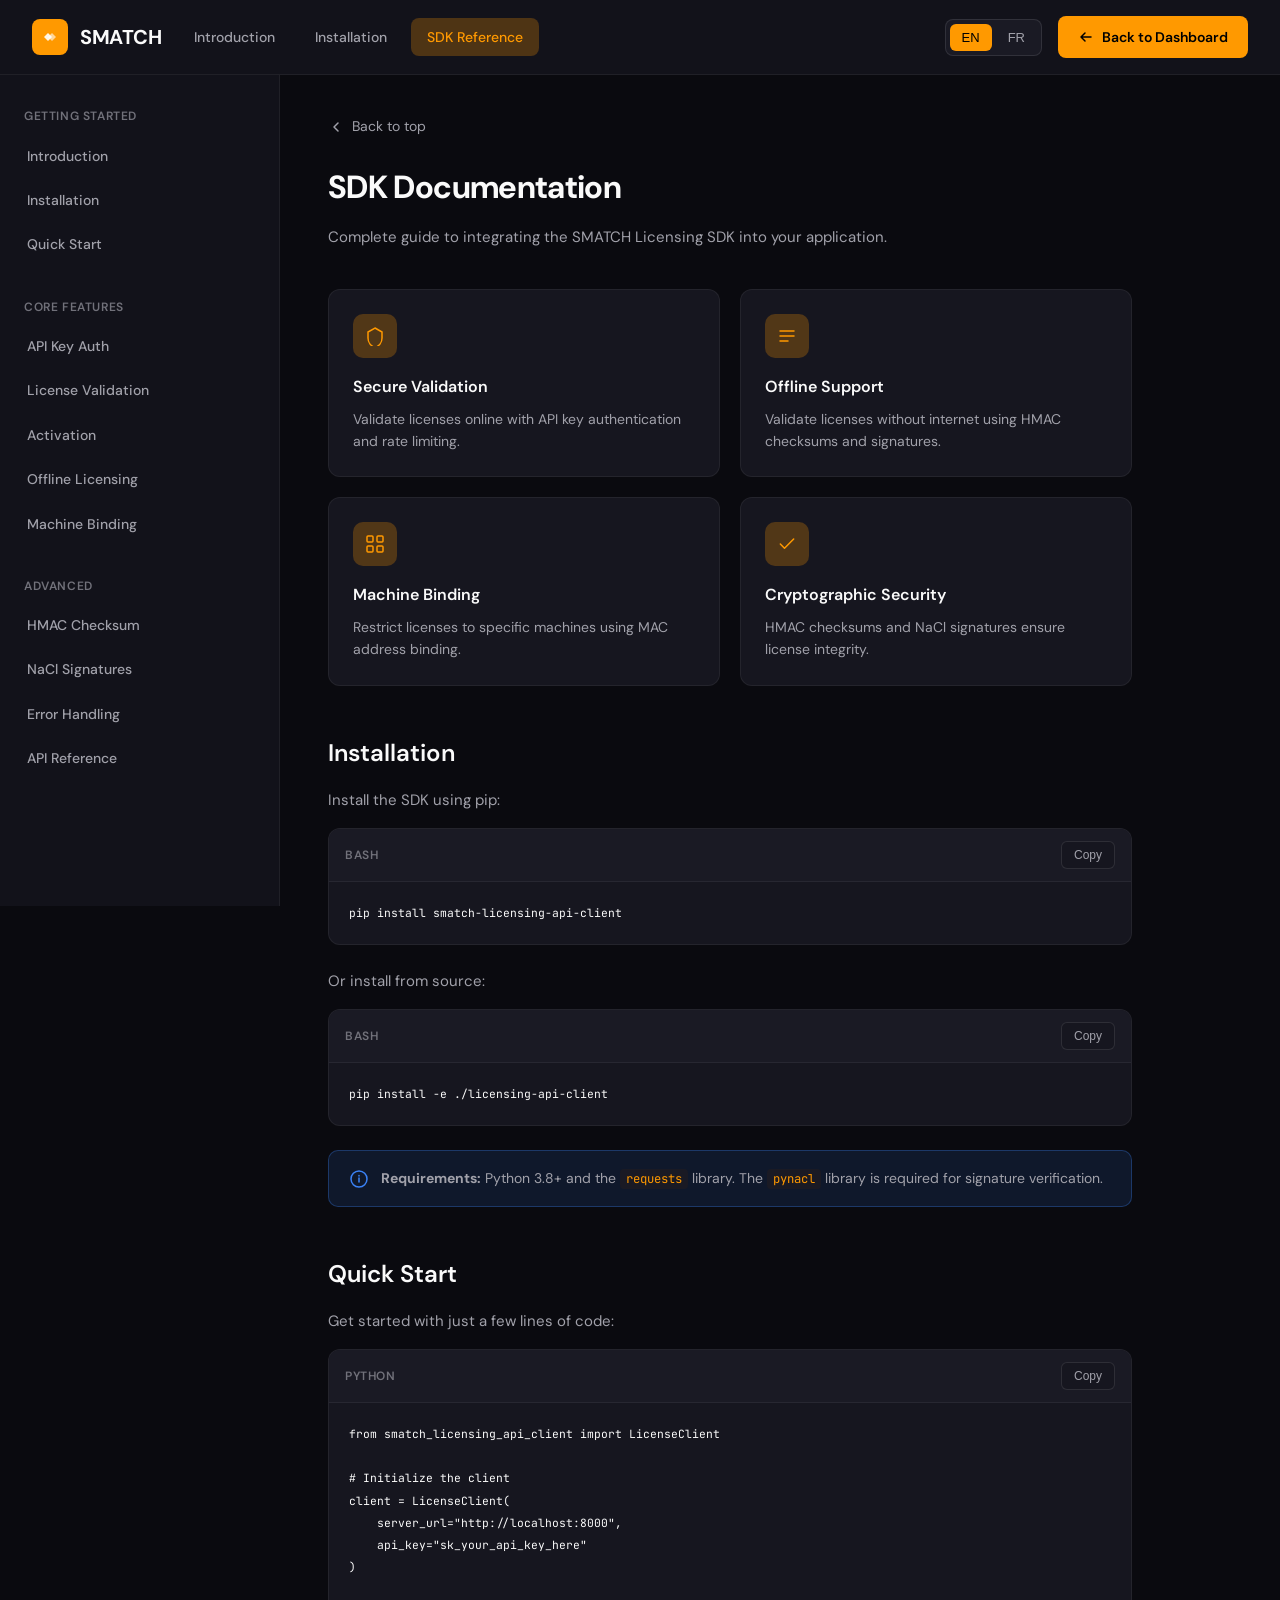
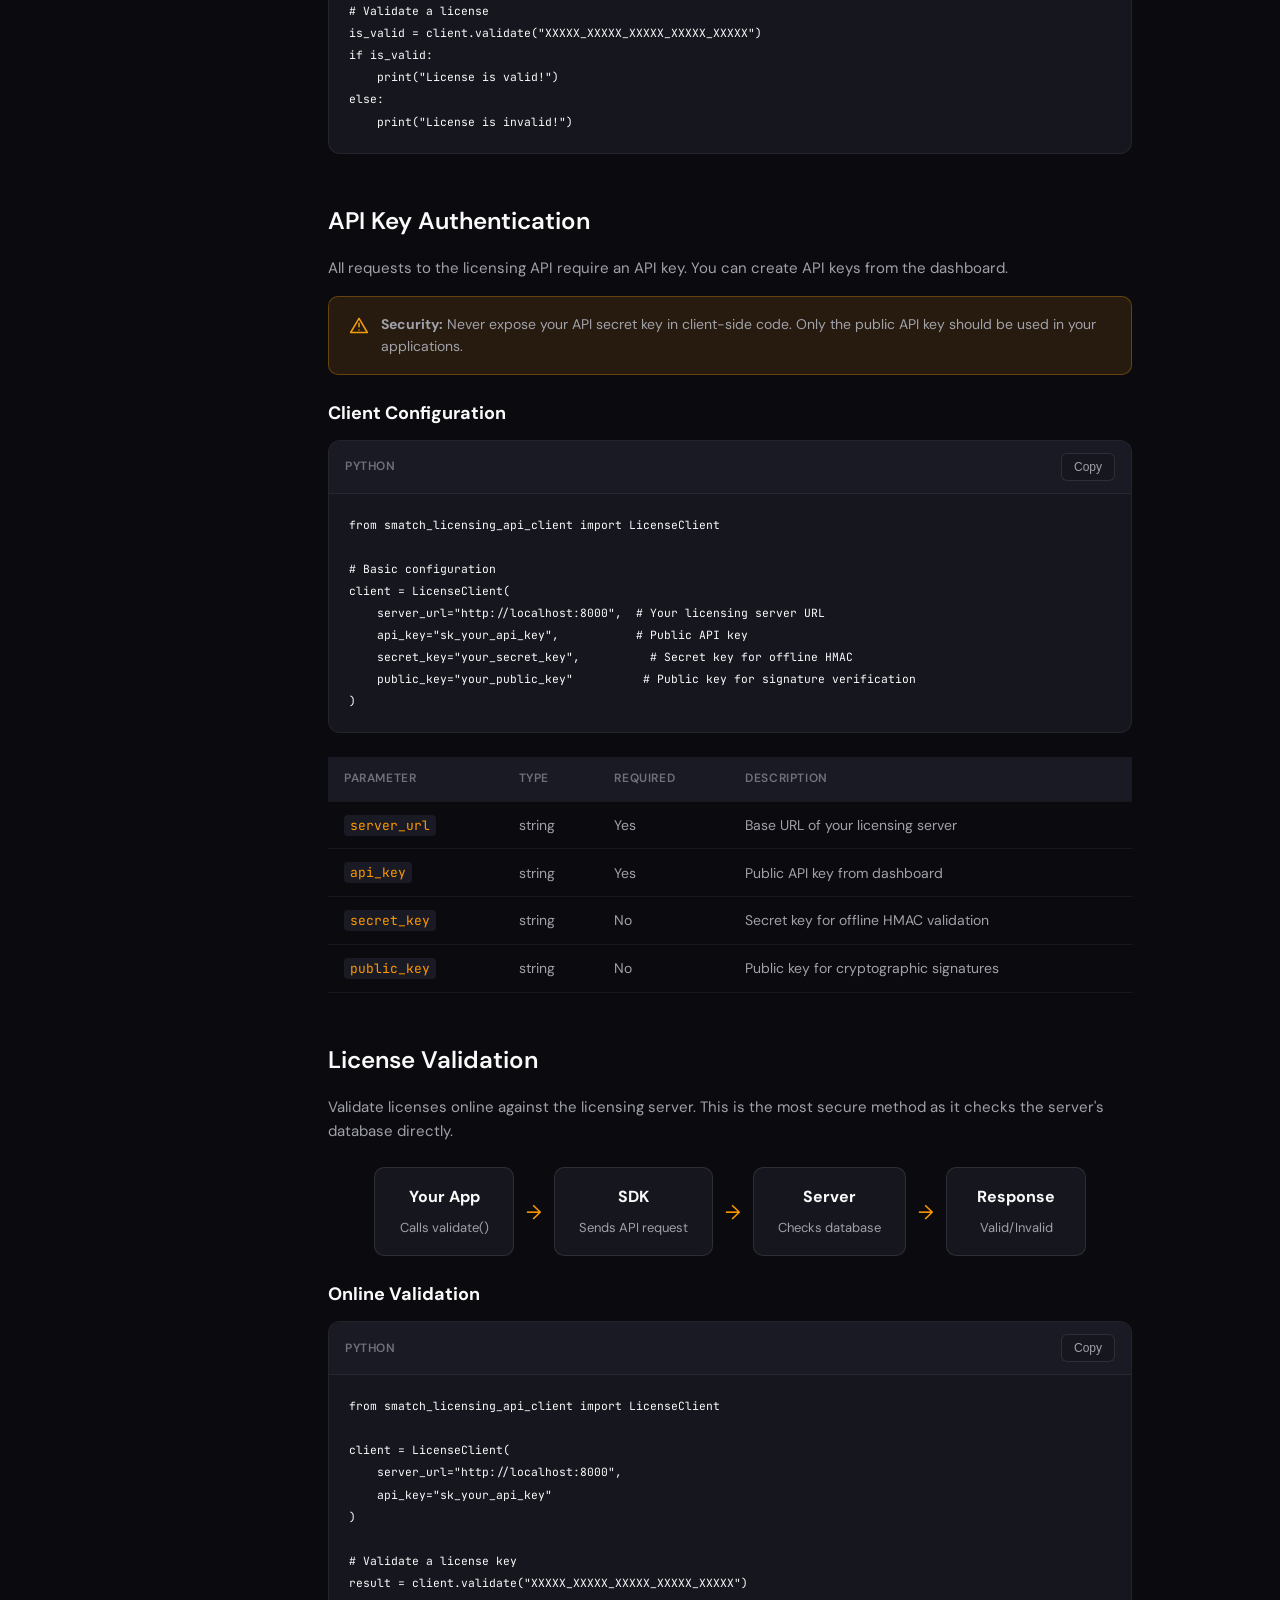
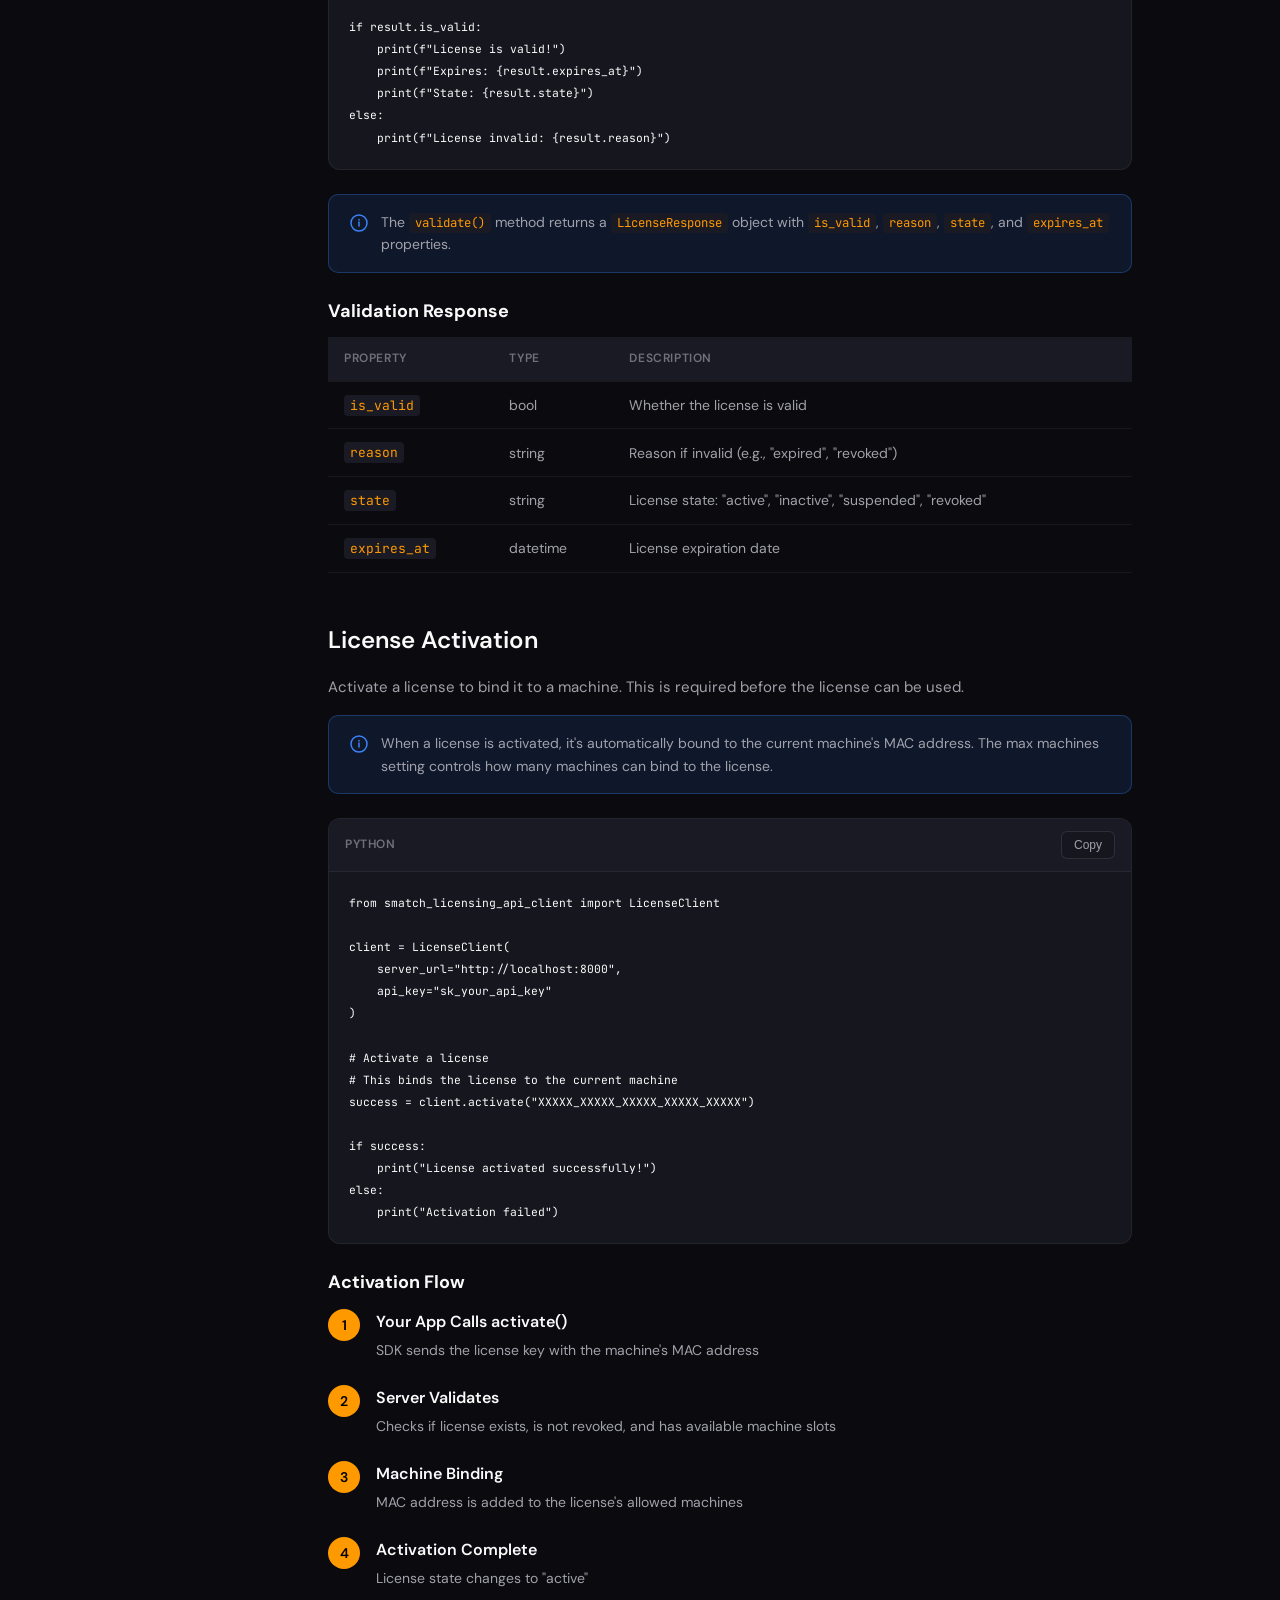
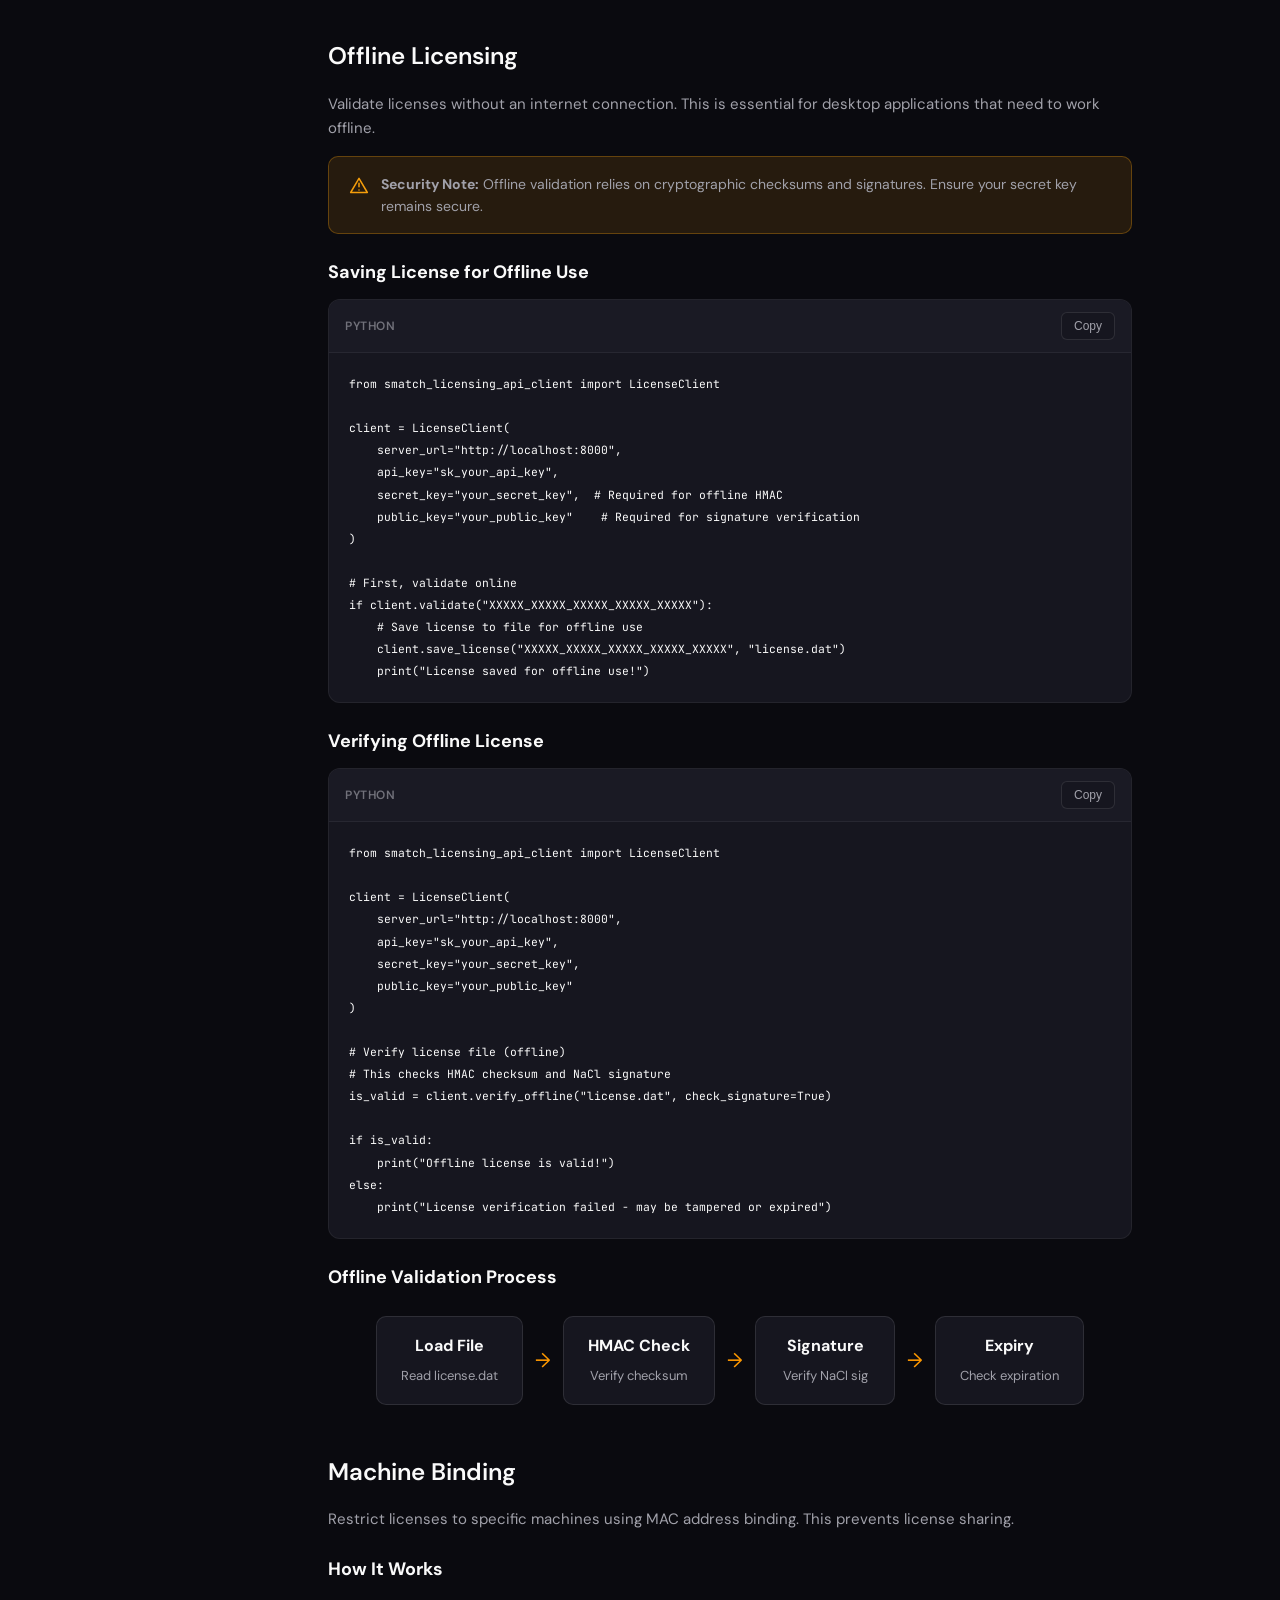
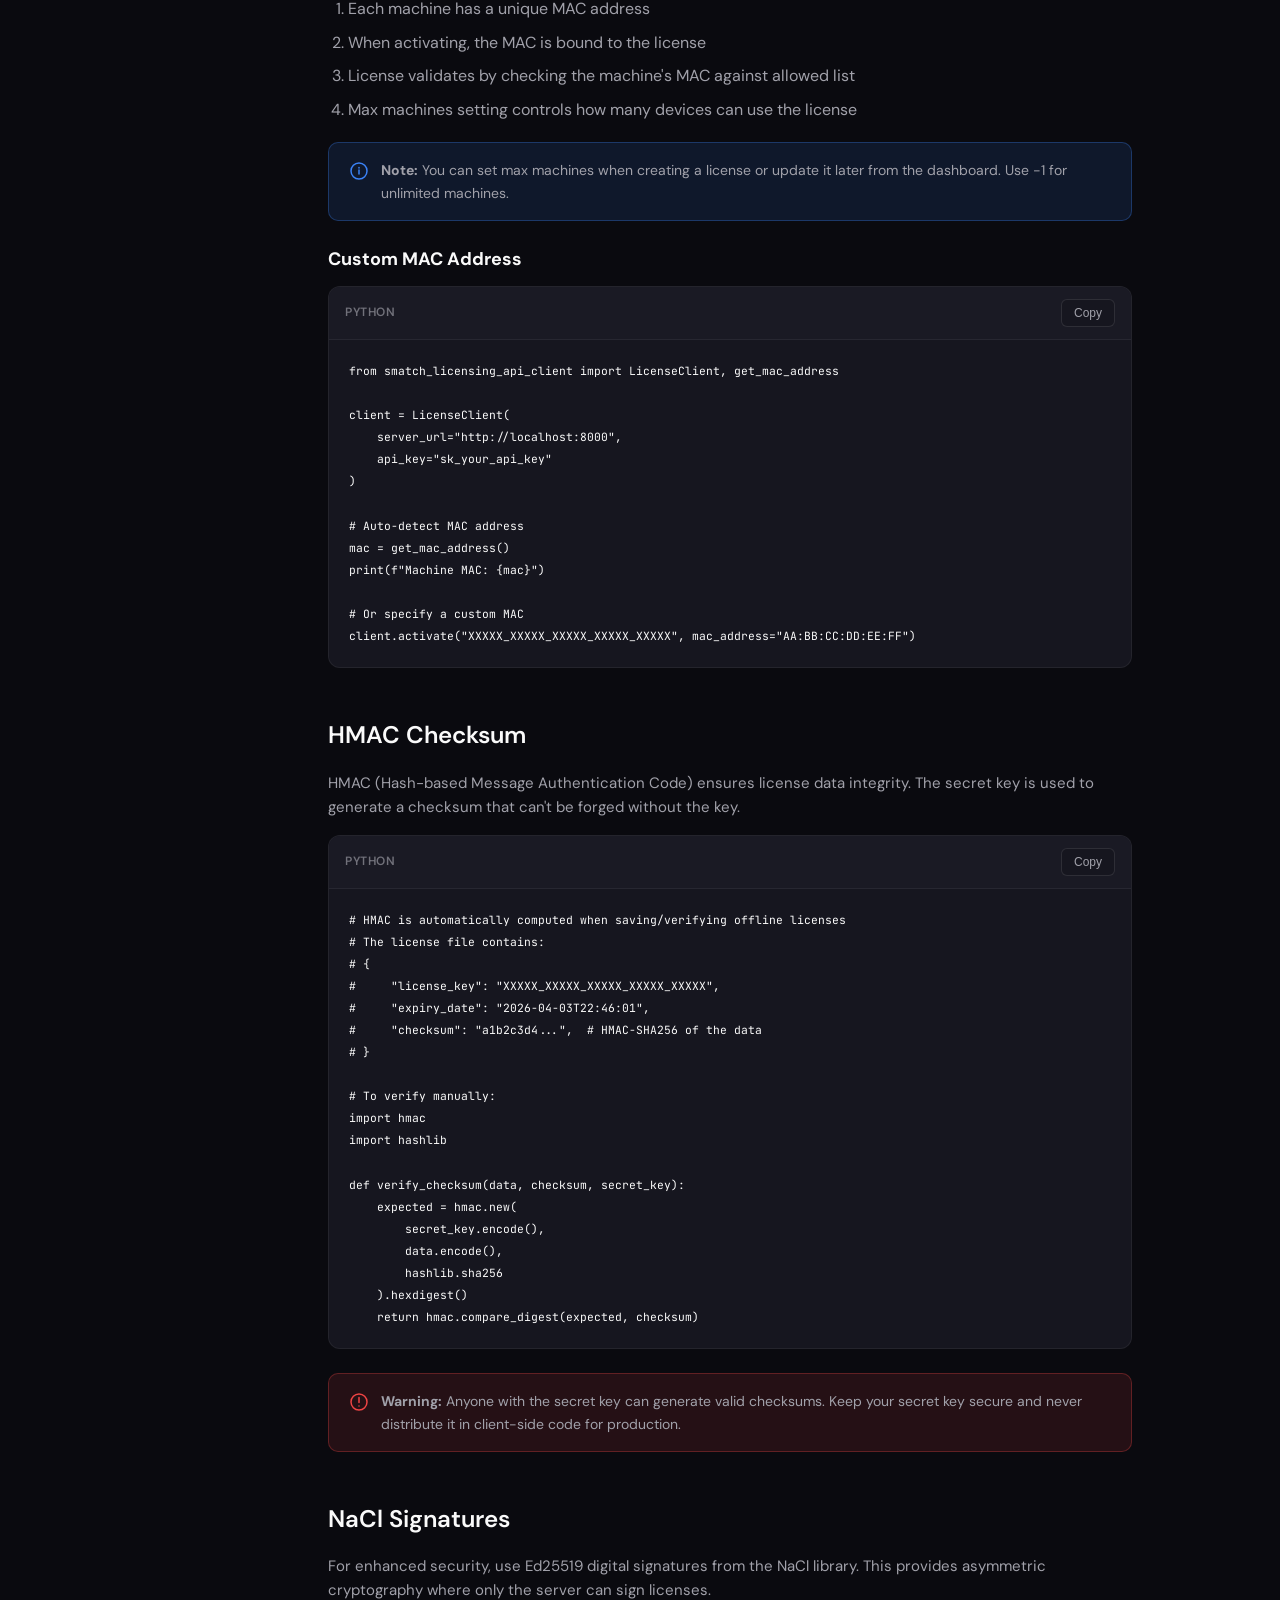
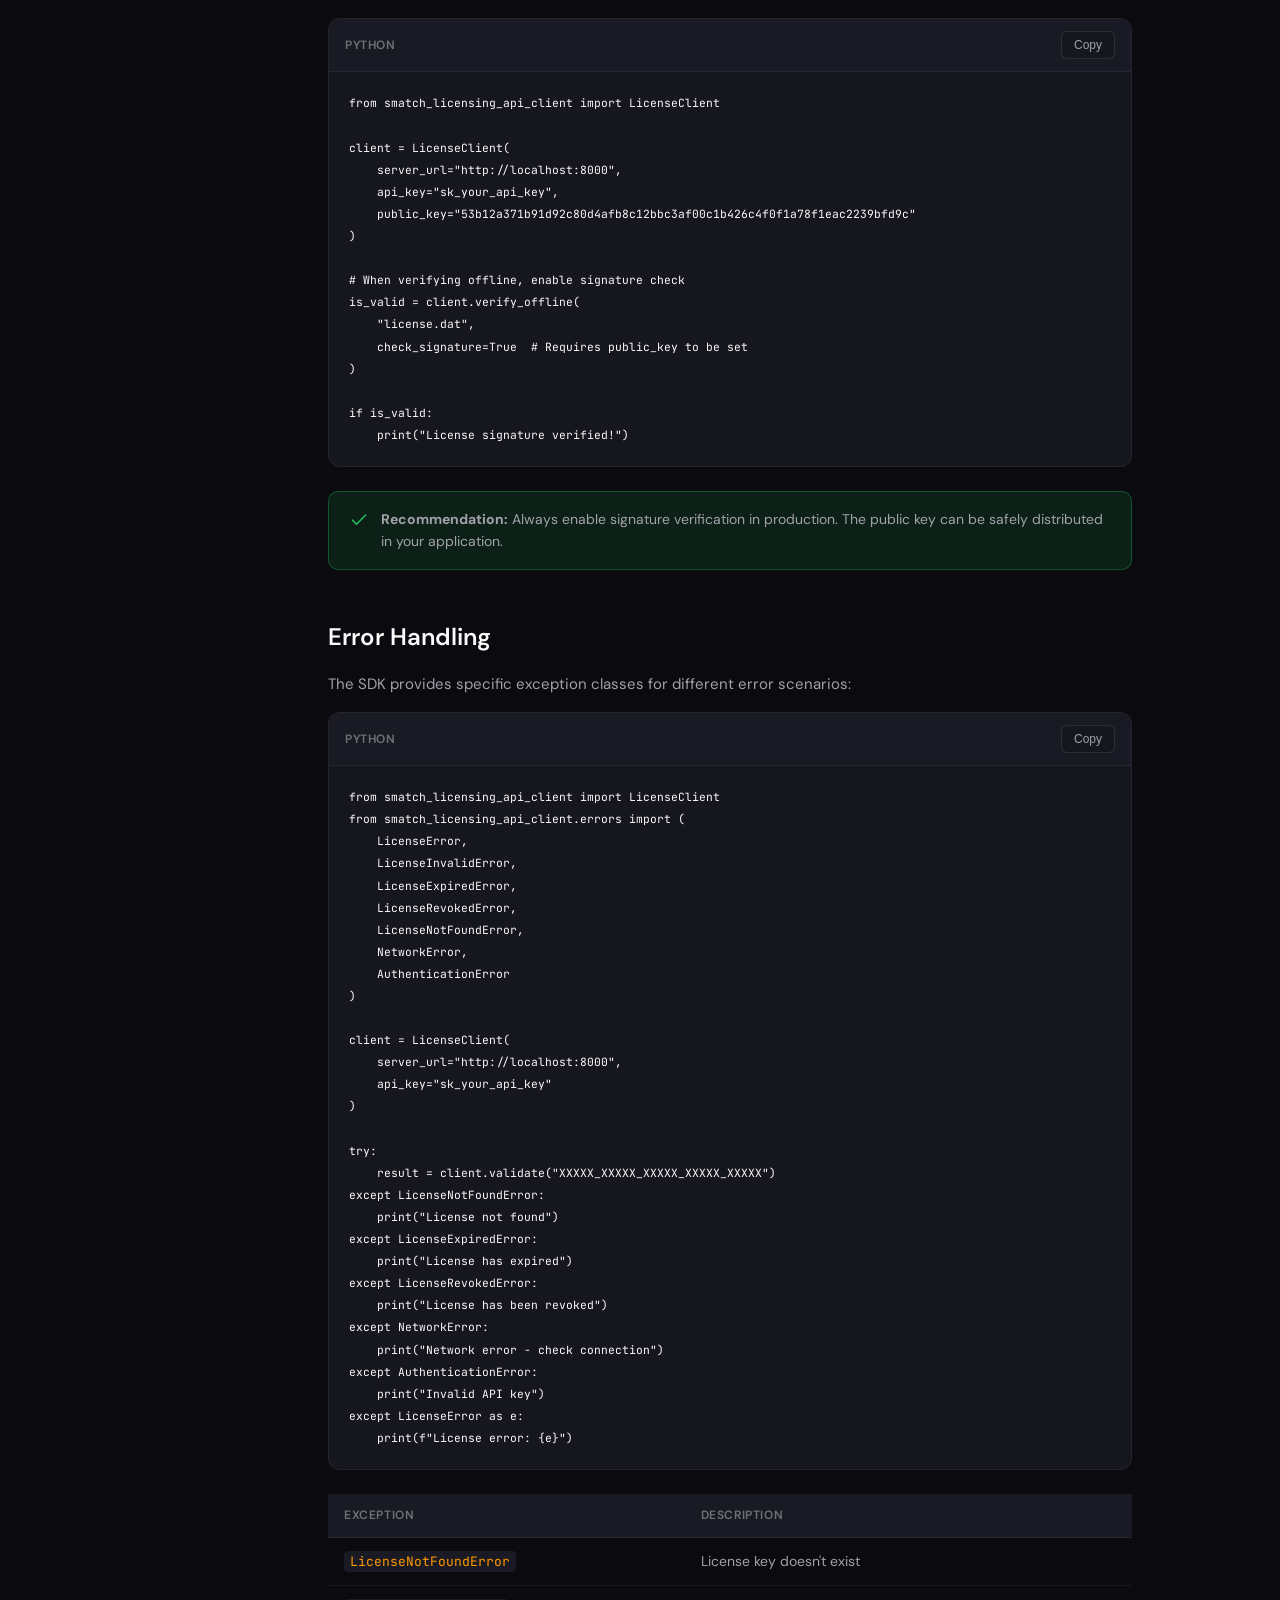
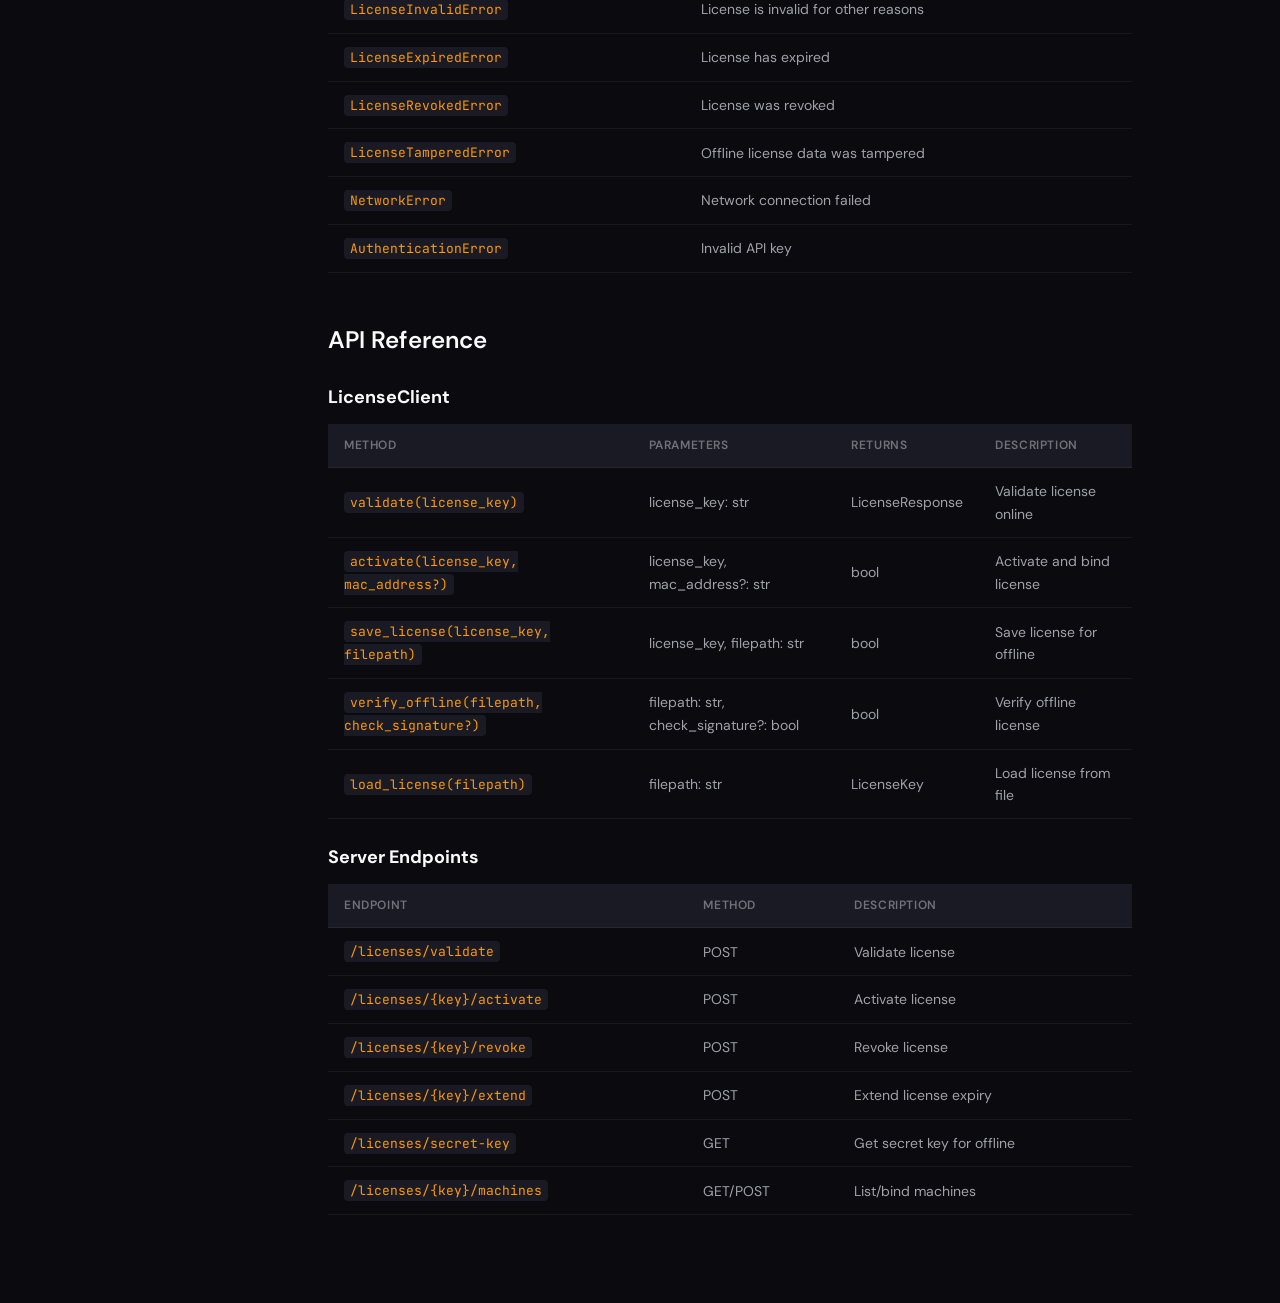
<file: Licensing_API/licensing_api/static/docs.html>
<!DOCTYPE html>
<html lang="en">
<head>
    <meta charset="UTF-8">
    <meta name="viewport" content="width=device-width, initial-scale=1.0">
    <title>SDK Documentation - SMATCH Licensing</title>
    <link rel="preconnect" href="https://fonts.googleapis.com">
    <link rel="preconnect" href="https://fonts.gstatic.com" crossorigin>
    <link href="https://fonts.googleapis.com/css2?family=DM+Sans:opsz,wght@9..40,300;9..40,400;9..40,500;9..40,600;9..40,700&family=JetBrains+Mono:wght@400;500;600&display=swap" rel="stylesheet">
    <style>
        :root {
            --bg-primary: #0a0a0f;
            --bg-secondary: #12121a;
            --bg-tertiary: #1a1a24;
            --bg-card: #16161f;
            --bg-hover: #1e1e2a;
            
            --border-subtle: rgba(255, 255, 255, 0.06);
            --border-default: rgba(255, 255, 255, 0.1);
            
            --text-primary: #fafafa;
            --text-secondary: #a1a1aa;
            --text-muted: #71717a;
            
            --accent-primary: #ff9900;
            --accent-primary-hover: #ffaa33;
            --accent-glow: rgba(255, 153, 0, 0.25);
            
            --success: #22c55e;
            --success-bg: rgba(34, 197, 94, 0.12);
            --warning: #f59e0b;
            --warning-bg: rgba(245, 158, 11, 0.12);
            --danger: #ef4444;
            --danger-bg: rgba(239, 68, 68, 0.12);
            --info: #3b82f6;
            --info-bg: rgba(59, 130, 246, 0.12);
            
            --font-sans: 'DM Sans', -apple-system, BlinkMacSystemFont, sans-serif;
            --font-mono: 'JetBrains Mono', monospace;
            
            --sidebar-width: 280px;
        }
        
        * {
            margin: 0;
            padding: 0;
            box-sizing: border-box;
        }
        
        body {
            font-family: var(--font-sans);
            background: var(--bg-primary);
            color: var(--text-primary);
            line-height: 1.6;
            min-height: 100vh;
        }
        
        /* Header */
        .header {
            display: flex;
            align-items: center;
            justify-content: space-between;
            padding: 16px 32px;
            background: var(--bg-secondary);
            border-bottom: 1px solid var(--border-subtle);
            position: sticky;
            top: 0;
            z-index: 100;
        }
        
        .header-left {
            display: flex;
            align-items: center;
            gap: 16px;
        }
        
        .logo {
            display: flex;
            align-items: center;
            gap: 12px;
            text-decoration: none;
            color: var(--text-primary);
        }
        
        .logo-mark {
            width: 36px;
            height: 36px;
            background: var(--accent-primary);
            border-radius: 8px;
            display: flex;
            align-items: center;
            justify-content: center;
        }
        
        .logo-mark svg {
            width: 20px;
            height: 20px;
        }
        
        .logo-text {
            font-size: 1.25rem;
            font-weight: 700;
            letter-spacing: -0.02em;
        }
        
        .header-nav {
            display: flex;
            gap: 8px;
        }
        
        .header-nav a {
            padding: 8px 16px;
            color: var(--text-secondary);
            text-decoration: none;
            border-radius: 8px;
            font-size: 0.875rem;
            font-weight: 500;
            transition: all 0.2s;
        }
        
        .header-nav a:hover {
            color: var(--text-primary);
            background: var(--bg-hover);
        }
        
        .header-nav a.active {
            color: var(--accent-primary);
            background: var(--accent-glow);
        }
        
        .header-right {
            display: flex;
            align-items: center;
            gap: 16px;
        }
        
        .lang-toggle {
            display: flex;
            align-items: center;
            gap: 4px;
            background: var(--bg-tertiary);
            border: 1px solid var(--border-default);
            border-radius: 8px;
            padding: 4px;
        }
        
        .lang-btn {
            padding: 6px 12px;
            border: none;
            background: transparent;
            color: var(--text-secondary);
            font-size: 0.8125rem;
            font-weight: 500;
            cursor: pointer;
            border-radius: 6px;
            transition: all 0.2s;
        }
        
        .lang-btn:hover {
            color: var(--text-primary);
        }
        
        .lang-btn.active {
            background: var(--accent-primary);
            color: #000;
        }
        
        .btn {
            display: inline-flex;
            align-items: center;
            gap: 8px;
            padding: 10px 20px;
            border-radius: 8px;
            font-size: 0.875rem;
            font-weight: 600;
            cursor: pointer;
            transition: all 0.2s;
            text-decoration: none;
            border: none;
        }
        
        .btn-primary {
            background: var(--accent-primary);
            color: #000;
        }
        
        .btn-primary:hover {
            background: var(--accent-primary-hover);
            transform: translateY(-1px);
        }
        
        .btn-secondary {
            background: var(--bg-tertiary);
            color: var(--text-primary);
            border: 1px solid var(--border-default);
        }
        
        .btn-secondary:hover {
            background: var(--bg-hover);
            border-color: var(--accent-primary);
        }
        
        /* Main Content */
        .main {
            display: flex;
            min-height: calc(100vh - 69px);
        }
        
        /* Sidebar */
        .sidebar {
            width: var(--sidebar-width);
            background: var(--bg-secondary);
            border-right: 1px solid var(--border-subtle);
            padding: 24px 0;
            position: sticky;
            top: 69px;
            height: calc(100vh - 69px);
            overflow-y: auto;
        }
        
        .sidebar-section {
            margin-bottom: 24px;
        }
        
        .sidebar-title {
            padding: 8px 24px;
            font-size: 0.75rem;
            font-weight: 600;
            text-transform: uppercase;
            letter-spacing: 0.05em;
            color: var(--text-muted);
        }
        
        .sidebar-nav {
            display: flex;
            flex-direction: column;
            gap: 2px;
        }
        
        .sidebar-nav a {
            padding: 10px 24px;
            color: var(--text-secondary);
            text-decoration: none;
            font-size: 0.875rem;
            font-weight: 500;
            transition: all 0.15s;
            border-left: 3px solid transparent;
        }
        
        .sidebar-nav a:hover {
            color: var(--text-primary);
            background: var(--bg-hover);
        }
        
        .sidebar-nav a.active {
            color: var(--accent-primary);
            background: var(--accent-glow);
            border-left-color: var(--accent-primary);
        }
        
        /* Content */
        .content {
            flex: 1;
            padding: 40px 48px;
            max-width: 900px;
        }
        
        .content-header {
            margin-bottom: 40px;
        }
        
        .content-header h1 {
            font-size: 2rem;
            font-weight: 700;
            margin-bottom: 12px;
            letter-spacing: -0.02em;
        }
        
        .content-header p {
            font-size: 1.0625rem;
            color: var(--text-secondary);
            max-width: 640px;
        }
        
        /* Sections */
        .section {
            margin-bottom: 48px;
            scroll-margin-top: 100px;
        }
        
        .section h2 {
            font-size: 1.5rem;
            font-weight: 600;
            margin-bottom: 16px;
            display: flex;
            align-items: center;
            gap: 12px;
        }
        
        .section h2 .anchor {
            opacity: 0;
            color: var(--text-muted);
            font-weight: 400;
            transition: opacity 0.2s;
        }
        
        .section:hover h2 .anchor {
            opacity: 1;
        }
        
        .section p {
            color: var(--text-secondary);
            margin-bottom: 16px;
            font-size: 0.9375rem;
        }
        
        .section ul {
            color: var(--text-secondary);
            margin-bottom: 16px;
            padding-left: 20px;
        }
        
        .section li {
            margin-bottom: 8px;
        }
        
        /* Code Blocks */
        .code-block {
            background: var(--bg-card);
            border: 1px solid var(--border-subtle);
            border-radius: 12px;
            overflow: hidden;
            margin-bottom: 24px;
        }
        
        .code-header {
            display: flex;
            align-items: center;
            justify-content: space-between;
            padding: 12px 16px;
            background: var(--bg-tertiary);
            border-bottom: 1px solid var(--border-subtle);
        }
        
        .code-lang {
            font-size: 0.75rem;
            font-weight: 600;
            color: var(--text-muted);
            text-transform: uppercase;
            letter-spacing: 0.05em;
        }
        
        .code-copy {
            padding: 6px 12px;
            background: var(--bg-card);
            border: 1px solid var(--border-default);
            border-radius: 6px;
            color: var(--text-secondary);
            font-size: 0.75rem;
            cursor: pointer;
            transition: all 0.2s;
        }
        
        .code-copy:hover {
            color: var(--text-primary);
            border-color: var(--accent-primary);
        }
        
        .code-copy.copied {
            color: var(--success);
            border-color: var(--success);
        }
        
        pre {
            padding: 20px;
            overflow-x: auto;
            font-family: var(--font-mono);
            font-size: 0.8125rem;
            line-height: 1.7;
            color: var(--text-secondary);
        }
        
        code {
            font-family: var(--font-mono);
            background: var(--bg-tertiary);
            padding: 2px 6px;
            border-radius: 4px;
            font-size: 0.875em;
            color: var(--accent-primary);
        }
        
        pre code {
            background: none;
            padding: 0;
            color: var(--text-primary);
        }
        
        /* Info Boxes */
        .info-box {
            padding: 16px 20px;
            border-radius: 10px;
            margin-bottom: 24px;
            display: flex;
            gap: 12px;
        }
        
        .info-box.info {
            background: var(--info-bg);
            border: 1px solid rgba(59, 130, 246, 0.3);
        }
        
        .info-box.warning {
            background: var(--warning-bg);
            border: 1px solid rgba(245, 158, 11, 0.3);
        }
        
        .info-box.success {
            background: var(--success-bg);
            border: 1px solid rgba(34, 197, 94, 0.3);
        }
        
        .info-box.danger {
            background: var(--danger-bg);
            border: 1px solid rgba(239, 68, 68, 0.3);
        }
        
        .info-box svg {
            flex-shrink: 0;
            margin-top: 2px;
        }
        
        .info-box p {
            margin: 0;
            font-size: 0.875rem;
        }
        
        /* Feature Grid */
        .feature-grid {
            display: grid;
            grid-template-columns: repeat(auto-fit, minmax(280px, 1fr));
            gap: 20px;
            margin-bottom: 32px;
        }
        
        .feature-card {
            background: var(--bg-card);
            border: 1px solid var(--border-subtle);
            border-radius: 12px;
            padding: 24px;
            transition: all 0.2s;
        }
        
        .feature-card:hover {
            border-color: var(--accent-primary);
            transform: translateY(-2px);
        }
        
        .feature-icon {
            width: 44px;
            height: 44px;
            background: var(--accent-glow);
            border-radius: 10px;
            display: flex;
            align-items: center;
            justify-content: center;
            margin-bottom: 16px;
            color: var(--accent-primary);
        }
        
        .feature-card h3 {
            font-size: 1rem;
            font-weight: 600;
            margin-bottom: 8px;
        }
        
        .feature-card p {
            font-size: 0.875rem;
            color: var(--text-secondary);
            margin: 0;
        }
        
        /* Tabs */
        .tabs {
            display: flex;
            gap: 4px;
            background: var(--bg-tertiary);
            padding: 4px;
            border-radius: 10px;
            margin-bottom: 20px;
            width: fit-content;
        }
        
        .tab-btn {
            padding: 8px 16px;
            background: transparent;
            border: none;
            border-radius: 6px;
            color: var(--text-secondary);
            font-size: 0.8125rem;
            font-weight: 500;
            cursor: pointer;
            transition: all 0.2s;
        }
        
        .tab-btn:hover {
            color: var(--text-primary);
        }
        
        .tab-btn.active {
            background: var(--bg-card);
            color: var(--text-primary);
            box-shadow: 0 2px 8px rgba(0, 0, 0, 0.2);
        }
        
        .tab-content {
            display: none;
        }
        
        .tab-content.active {
            display: block;
        }
        
        /* Steps */
        .steps {
            counter-reset: step;
        }
        
        .step {
            display: flex;
            gap: 16px;
            margin-bottom: 24px;
        }
        
        .step-number {
            width: 32px;
            height: 32px;
            background: var(--accent-primary);
            color: #000;
            border-radius: 50%;
            display: flex;
            align-items: center;
            justify-content: center;
            font-size: 0.875rem;
            font-weight: 600;
            flex-shrink: 0;
        }
        
        .step-content h4 {
            font-size: 1rem;
            font-weight: 600;
            margin-bottom: 4px;
        }
        
        .step-content p {
            font-size: 0.875rem;
            color: var(--text-secondary);
            margin: 0;
        }
        
        /* Flow Diagram */
        .flow {
            display: flex;
            align-items: center;
            justify-content: center;
            gap: 12px;
            flex-wrap: wrap;
            margin: 24px 0;
        }
        
        .flow-step {
            background: var(--bg-card);
            border: 1px solid var(--border-default);
            border-radius: 10px;
            padding: 16px 24px;
            text-align: center;
            min-width: 140px;
        }
        
        .flow-step strong {
            display: block;
            margin-bottom: 4px;
        }
        
        .flow-step span {
            font-size: 0.8125rem;
            color: var(--text-secondary);
        }
        
        .flow-arrow {
            color: var(--accent-primary);
            font-size: 1.25rem;
        }
        
        /* Table */
        .data-table {
            width: 100%;
            border-collapse: collapse;
            margin-bottom: 24px;
        }
        
        .data-table th,
        .data-table td {
            padding: 12px 16px;
            text-align: left;
            border-bottom: 1px solid var(--border-subtle);
        }
        
        .data-table th {
            background: var(--bg-tertiary);
            font-size: 0.75rem;
            font-weight: 600;
            text-transform: uppercase;
            letter-spacing: 0.05em;
            color: var(--text-muted);
        }
        
        .data-table td {
            font-size: 0.875rem;
            color: var(--text-secondary);
        }
        
        .data-table code {
            font-size: 0.8125rem;
        }
        
        /* Back to Dashboard */
        .back-link {
            display: inline-flex;
            align-items: center;
            gap: 8px;
            color: var(--text-secondary);
            text-decoration: none;
            font-size: 0.875rem;
            margin-bottom: 24px;
            transition: color 0.2s;
        }
        
        .back-link:hover {
            color: var(--accent-primary);
        }
        
        /* Responsive */
        @media (max-width: 768px) {
            .sidebar {
                display: none;
            }
            
            .content {
                padding: 24px;
            }
            
            .header {
                padding: 12px 16px;
            }
            
            .header-nav {
                display: none;
            }
            
            .feature-grid {
                grid-template-columns: 1fr;
            }
        }
    </style>
</head>
<body>
    <!-- Header -->
    <header class="header">
        <div class="header-left">
            <a href="/" class="logo">
                <div class="logo-mark">
                    <svg width="20" height="20" viewBox="0 0 20 20" fill="none">
                        <path d="M4 10L8 6L12 10L8 14L4 10Z" fill="white" fill-opacity="0.9"/>
                        <path d="M8 10L12 6L16 10L12 14L8 10Z" fill="white" fill-opacity="0.6"/>
                    </svg>
                </div>
                <span class="logo-text">SMATCH</span>
            </a>
            <nav class="header-nav">
                <a href="#introduction">Introduction</a>
                <a href="#installation">Installation</a>
                <a href="#authentication" class="active">SDK Reference</a>
            </nav>
        </div>
        <div class="header-right">
            <div class="lang-toggle">
                <button class="lang-btn active" data-lang="en" onclick="setLanguage('en')">EN</button>
                <button class="lang-btn" data-lang="fr" onclick="setLanguage('fr')">FR</button>
            </div>
            <a href="/" class="btn btn-primary">
                <svg width="16" height="16" viewBox="0 0 16 16" fill="none">
                    <path d="M3 8h10M3 8l4-4M3 8l4 4" stroke="currentColor" stroke-width="1.5" stroke-linecap="round" stroke-linejoin="round"/>
                </svg>
                Back to Dashboard
            </a>
        </div>
    </header>

    <!-- Main -->
    <main class="main">
        <!-- Sidebar -->
        <aside class="sidebar">
            <div class="sidebar-section">
                <div class="sidebar-title" data-i18n="gettingStarted">Getting Started</div>
                <nav class="sidebar-nav">
                    <a href="#introduction">Introduction</a>
                    <a href="#installation">Installation</a>
                    <a href="#quickstart">Quick Start</a>
                </nav>
            </div>
            <div class="sidebar-section">
                <div class="sidebar-title" data-i18n="coreFeatures">Core Features</div>
                <nav class="sidebar-nav">
                    <a href="#api-key">API Key Auth</a>
                    <a href="#validation">License Validation</a>
                    <a href="#activation">Activation</a>
                    <a href="#offline">Offline Licensing</a>
                    <a href="#machine-binding">Machine Binding</a>
                </nav>
            </div>
            <div class="sidebar-section">
                <div class="sidebar-title" data-i18n="advanced">Advanced</div>
                <nav class="sidebar-nav">
                    <a href="#hmac-checksum">HMAC Checksum</a>
                    <a href="#signatures">NaCl Signatures</a>
                    <a href="#error-handling">Error Handling</a>
                    <a href="#api-reference">API Reference</a>
                </nav>
            </div>
        </aside>

        <!-- Content -->
        <div class="content">
            <!-- Introduction -->
            <section id="introduction" class="section">
                <a href="#introduction" class="back-link">
                    <svg width="16" height="16" viewBox="0 0 16 16" fill="none">
                        <path d="M10 12L6 8l4-4" stroke="currentColor" stroke-width="1.5" stroke-linecap="round" stroke-linejoin="round"/>
                    </svg>
                    Back to top
                </a>
                <div class="content-header">
                    <h1>SDK Documentation</h1>
                    <p>Complete guide to integrating the SMATCH Licensing SDK into your application. Secure your software with robust license validation, machine binding, and offline support.</p>
                </div>
                
                <div class="feature-grid">
                    <div class="feature-card">
                        <div class="feature-icon">
                            <svg width="20" height="20" viewBox="0 0 20 20" fill="none">
                                <path d="M10 2l7 4v6c0 4.5-3.13 8.23-7 9.5-3.87-1.27-7-5-7-9.5V6l7-4z" stroke="currentColor" stroke-width="1.5"/>
                            </svg>
                        </div>
                        <h3>Secure Validation</h3>
                        <p>Validate licenses online with API key authentication and rate limiting.</p>
                    </div>
                    <div class="feature-card">
                        <div class="feature-icon">
                            <svg width="20" height="20" viewBox="0 0 20 20" fill="none">
                                <path d="M3 5h14M3 10h14M3 15h8" stroke="currentColor" stroke-width="1.5" stroke-linecap="round"/>
                            </svg>
                        </div>
                        <h3>Offline Support</h3>
                        <p>Validate licenses without internet using HMAC checksums and signatures.</p>
                    </div>
                    <div class="feature-card">
                        <div class="feature-icon">
                            <svg width="20" height="20" viewBox="0 0 20 20" fill="none">
                                <rect x="2" y="2" width="6" height="6" rx="1" stroke="currentColor" stroke-width="1.5"/>
                                <rect x="12" y="2" width="6" height="6" rx="1" stroke="currentColor" stroke-width="1.5"/>
                                <rect x="2" y="12" width="6" height="6" rx="1" stroke="currentColor" stroke-width="1.5"/>
                                <rect x="12" y="12" width="6" height="6" rx="1" stroke="currentColor" stroke-width="1.5"/>
                            </svg>
                        </div>
                        <h3>Machine Binding</h3>
                        <p>Restrict licenses to specific machines using MAC address binding.</p>
                    </div>
                    <div class="feature-card">
                        <div class="feature-icon">
                            <svg width="20" height="20" viewBox="0 0 20 20" fill="none">
                                <path d="M16.667 5L7.5 14.167 3.333 10" stroke="currentColor" stroke-width="1.5" stroke-linecap="round" stroke-linejoin="round"/>
                            </svg>
                        </div>
                        <h3>Cryptographic Security</h3>
                        <p>HMAC checksums and NaCl signatures ensure license integrity.</p>
                    </div>
                </div>
            </section>

            <!-- Installation -->
            <section id="installation" class="section">
                <h2>Installation <a href="#installation" class="anchor">#</a></h2>
                <p>Install the SDK using pip:</p>
                
                <div class="code-block">
                    <div class="code-header">
                        <span class="code-lang">bash</span>
                        <button class="code-copy" onclick="copyCode(this)">Copy</button>
                    </div>
                    <pre><code>pip install smatch-licensing-api-client</code></pre>
                </div>
                
                <p>Or install from source:</p>
                
                <div class="code-block">
                    <div class="code-header">
                        <span class="code-lang">bash</span>
                        <button class="code-copy" onclick="copyCode(this)">Copy</button>
                    </div>
                    <pre><code>pip install -e ./licensing-api-client</code></pre>
                </div>
                
                <div class="info-box info">
                    <svg width="20" height="20" viewBox="0 0 20 20" fill="none">
                        <circle cx="10" cy="10" r="8" stroke="#3b82f6" stroke-width="1.5"/>
                        <path d="M10 9v4M10 6.5v0.5" stroke="#3b82f6" stroke-width="1.5" stroke-linecap="round"/>
                    </svg>
                    <p><strong>Requirements:</strong> Python 3.8+ and the <code>requests</code> library. The <code>pynacl</code> library is required for signature verification.</p>
                </div>
            </section>

            <!-- Quick Start -->
            <section id="quickstart" class="section">
                <h2>Quick Start <a href="#quickstart" class="anchor">#</a></h2>
                <p>Get started with just a few lines of code:</p>
                
                <div class="code-block">
                    <div class="code-header">
                        <span class="code-lang">python</span>
                        <button class="code-copy" onclick="copyCode(this)">Copy</button>
                    </div>
                    <pre><code>from smatch_licensing_api_client import LicenseClient

# Initialize the client
client = LicenseClient(
    server_url="http://localhost:8000",
    api_key="sk_your_api_key_here"
)

# Validate a license
is_valid = client.validate("XXXXX_XXXXX_XXXXX_XXXXX_XXXXX")
if is_valid:
    print("License is valid!")
else:
    print("License is invalid!")</code></pre>
                </div>
            </section>

            <!-- API Key Auth -->
            <section id="api-key" class="section">
                <h2>API Key Authentication <a href="#api-key" class="anchor">#</a></h2>
                <p>All requests to the licensing API require an API key. You can create API keys from the dashboard.</p>
                
                <div class="info-box warning">
                    <svg width="20" height="20" viewBox="0 0 20 20" fill="none">
                        <path d="M10 3.333L1.667 17.5h16.666L10 3.333zM10 8.333v3.334M10 15h.008" stroke="#f59e0b" stroke-width="1.5" stroke-linecap="round" stroke-linejoin="round"/>
                    </svg>
                    <p><strong>Security:</strong> Never expose your API secret key in client-side code. Only the public API key should be used in your applications.</p>
                </div>
                
                <h3 style="font-size: 1.125rem; margin: 24px 0 12px;">Client Configuration</h3>
                
                <div class="code-block">
                    <div class="code-header">
                        <span class="code-lang">python</span>
                        <button class="code-copy" onclick="copyCode(this)">Copy</button>
                    </div>
                    <pre><code>from smatch_licensing_api_client import LicenseClient

# Basic configuration
client = LicenseClient(
    server_url="http://localhost:8000",  # Your licensing server URL
    api_key="sk_your_api_key",           # Public API key
    secret_key="your_secret_key",          # Secret key for offline HMAC
    public_key="your_public_key"          # Public key for signature verification
)</code></pre>
                </div>
                
                <table class="data-table">
                    <thead>
                        <tr>
                            <th>Parameter</th>
                            <th>Type</th>
                            <th>Required</th>
                            <th>Description</th>
                        </tr>
                    </thead>
                    <tbody>
                        <tr>
                            <td><code>server_url</code></td>
                            <td>string</td>
                            <td>Yes</td>
                            <td>Base URL of your licensing server</td>
                        </tr>
                        <tr>
                            <td><code>api_key</code></td>
                            <td>string</td>
                            <td>Yes</td>
                            <td>Public API key from dashboard</td>
                        </tr>
                        <tr>
                            <td><code>secret_key</code></td>
                            <td>string</td>
                            <td>No</td>
                            <td>Secret key for offline HMAC validation</td>
                        </tr>
                        <tr>
                            <td><code>public_key</code></td>
                            <td>string</td>
                            <td>No</td>
                            <td>Public key for cryptographic signatures</td>
                        </tr>
                    </tbody>
                </table>
            </section>

            <!-- Validation -->
            <section id="validation" class="section">
                <h2>License Validation <a href="#validation" class="anchor">#</a></h2>
                <p>Validate licenses online against the licensing server. This is the most secure method as it checks the server's database directly.</p>
                
                <div class="flow">
                    <div class="flow-step">
                        <strong>Your App</strong>
                        <span>Calls validate()</span>
                    </div>
                    <span class="flow-arrow">→</span>
                    <div class="flow-step">
                        <strong>SDK</strong>
                        <span>Sends API request</span>
                    </div>
                    <span class="flow-arrow">→</span>
                    <div class="flow-step">
                        <strong>Server</strong>
                        <span>Checks database</span>
                    </div>
                    <span class="flow-arrow">→</span>
                    <div class="flow-step">
                        <strong>Response</strong>
                        <span>Valid/Invalid</span>
                    </div>
                </div>
                
                <h3 style="font-size: 1.125rem; margin: 24px 0 12px;">Online Validation</h3>
                
                <div class="code-block">
                    <div class="code-header">
                        <span class="code-lang">python</span>
                        <button class="code-copy" onclick="copyCode(this)">Copy</button>
                    </div>
                    <pre><code>from smatch_licensing_api_client import LicenseClient

client = LicenseClient(
    server_url="http://localhost:8000",
    api_key="sk_your_api_key"
)

# Validate a license key
result = client.validate("XXXXX_XXXXX_XXXXX_XXXXX_XXXXX")

if result.is_valid:
    print(f"License is valid!")
    print(f"Expires: {result.expires_at}")
    print(f"State: {result.state}")
else:
    print(f"License invalid: {result.reason}")</code></pre>
                </div>
                
                <div class="info-box info">
                    <svg width="20" height="20" viewBox="0 0 20 20" fill="none">
                        <circle cx="10" cy="10" r="8" stroke="#3b82f6" stroke-width="1.5"/>
                        <path d="M10 9v4M10 6.5v0.5" stroke="#3b82f6" stroke-width="1.5" stroke-linecap="round"/>
                    </svg>
                    <p>The <code>validate()</code> method returns a <code>LicenseResponse</code> object with <code>is_valid</code>, <code>reason</code>, <code>state</code>, and <code>expires_at</code> properties.</p>
                </div>
                
                <h3 style="font-size: 1.125rem; margin: 24px 0 12px;">Validation Response</h3>
                
                <table class="data-table">
                    <thead>
                        <tr>
                            <th>Property</th>
                            <th>Type</th>
                            <th>Description</th>
                        </tr>
                    </thead>
                    <tbody>
                        <tr>
                            <td><code>is_valid</code></td>
                            <td>bool</td>
                            <td>Whether the license is valid</td>
                        </tr>
                        <tr>
                            <td><code>reason</code></td>
                            <td>string</td>
                            <td>Reason if invalid (e.g., "expired", "revoked")</td>
                        </tr>
                        <tr>
                            <td><code>state</code></td>
                            <td>string</td>
                            <td>License state: "active", "inactive", "suspended", "revoked"</td>
                        </tr>
                        <tr>
                            <td><code>expires_at</code></td>
                            <td>datetime</td>
                            <td>License expiration date</td>
                        </tr>
                    </tbody>
                </table>
            </section>

            <!-- Activation -->
            <section id="activation" class="section">
                <h2>License Activation <a href="#activation" class="anchor">#</a></h2>
                <p>Activate a license to bind it to a machine. This is required before the license can be used.</p>
                
                <div class="info-box info">
                    <svg width="20" height="20" viewBox="0 0 20 20" fill="none">
                        <circle cx="10" cy="10" r="8" stroke="#3b82f6" stroke-width="1.5"/>
                        <path d="M10 9v4M10 6.5v0.5" stroke="#3b82f6" stroke-width="1.5" stroke-linecap="round"/>
                    </svg>
                    <p>When a license is activated, it's automatically bound to the current machine's MAC address. The max machines setting controls how many machines can bind to the license.</p>
                </div>
                
                <div class="code-block">
                    <div class="code-header">
                        <span class="code-lang">python</span>
                        <button class="code-copy" onclick="copyCode(this)">Copy</button>
                    </div>
                    <pre><code>from smatch_licensing_api_client import LicenseClient

client = LicenseClient(
    server_url="http://localhost:8000",
    api_key="sk_your_api_key"
)

# Activate a license
# This binds the license to the current machine
success = client.activate("XXXXX_XXXXX_XXXXX_XXXXX_XXXXX")

if success:
    print("License activated successfully!")
else:
    print("Activation failed")</code></pre>
                </div>
                
                <h3 style="font-size: 1.125rem; margin: 24px 0 12px;">Activation Flow</h3>
                
                <div class="steps">
                    <div class="step">
                        <div class="step-number">1</div>
                        <div class="step-content">
                            <h4>Your App Calls activate()</h4>
                            <p>SDK sends the license key with the machine's MAC address</p>
                        </div>
                    </div>
                    <div class="step">
                        <div class="step-number">2</div>
                        <div class="step-content">
                            <h4>Server Validates</h4>
                            <p>Checks if license exists, is not revoked, and has available machine slots</p>
                        </div>
                    </div>
                    <div class="step">
                        <div class="step-number">3</div>
                        <div class="step-content">
                            <h4>Machine Binding</h4>
                            <p>MAC address is added to the license's allowed machines</p>
                        </div>
                    </div>
                    <div class="step">
                        <div class="step-number">4</div>
                        <div class="step-content">
                            <h4>Activation Complete</h4>
                            <p>License state changes to "active"</p>
                        </div>
                    </div>
                </div>
            </section>

            <!-- Offline Licensing -->
            <section id="offline" class="section">
                <h2>Offline Licensing <a href="#offline" class="anchor">#</a></h2>
                <p>Validate licenses without an internet connection. This is essential for desktop applications that need to work offline.</p>
                
                <div class="info-box warning">
                    <svg width="20" height="20" viewBox="0 0 20 20" fill="none">
                        <path d="M10 3.333L1.667 17.5h16.666L10 3.333zM10 8.333v3.334M10 15h.008" stroke="#f59e0b" stroke-width="1.5" stroke-linecap="round" stroke-linejoin="round"/>
                    </svg>
                    <p><strong>Security Note:</strong> Offline validation relies on cryptographic checksums and signatures. Ensure your secret key remains secure.</p>
                </div>
                
                <h3 style="font-size: 1.125rem; margin: 24px 0 12px;">Saving License for Offline Use</h3>
                
                <div class="code-block">
                    <div class="code-header">
                        <span class="code-lang">python</span>
                        <button class="code-copy" onclick="copyCode(this)">Copy</button>
                    </div>
                    <pre><code>from smatch_licensing_api_client import LicenseClient

client = LicenseClient(
    server_url="http://localhost:8000",
    api_key="sk_your_api_key",
    secret_key="your_secret_key",  # Required for offline HMAC
    public_key="your_public_key"    # Required for signature verification
)

# First, validate online
if client.validate("XXXXX_XXXXX_XXXXX_XXXXX_XXXXX"):
    # Save license to file for offline use
    client.save_license("XXXXX_XXXXX_XXXXX_XXXXX_XXXXX", "license.dat")
    print("License saved for offline use!")</code></pre>
                </div>
                
                <h3 style="font-size: 1.125rem; margin: 24px 0 12px;">Verifying Offline License</h3>
                
                <div class="code-block">
                    <div class="code-header">
                        <span class="code-lang">python</span>
                        <button class="code-copy" onclick="copyCode(this)">Copy</button>
                    </div>
                    <pre><code>from smatch_licensing_api_client import LicenseClient

client = LicenseClient(
    server_url="http://localhost:8000",
    api_key="sk_your_api_key",
    secret_key="your_secret_key",
    public_key="your_public_key"
)

# Verify license file (offline)
# This checks HMAC checksum and NaCl signature
is_valid = client.verify_offline("license.dat", check_signature=True)

if is_valid:
    print("Offline license is valid!")
else:
    print("License verification failed - may be tampered or expired")</code></pre>
                </div>
                
                <h3 style="font-size: 1.125rem; margin: 24px 0 12px;">Offline Validation Process</h3>
                
                <div class="flow">
                    <div class="flow-step">
                        <strong>Load File</strong>
                        <span>Read license.dat</span>
                    </div>
                    <span class="flow-arrow">→</span>
                    <div class="flow-step">
                        <strong>HMAC Check</strong>
                        <span>Verify checksum</span>
                    </div>
                    <span class="flow-arrow">→</span>
                    <div class="flow-step">
                        <strong>Signature</strong>
                        <span>Verify NaCl sig</span>
                    </div>
                    <span class="flow-arrow">→</span>
                    <div class="flow-step">
                        <strong>Expiry</strong>
                        <span>Check expiration</span>
                    </div>
                </div>
            </section>

            <!-- Machine Binding -->
            <section id="machine-binding" class="section">
                <h2>Machine Binding <a href="#machine-binding" class="anchor">#</a></h2>
                <p>Restrict licenses to specific machines using MAC address binding. This prevents license sharing.</p>
                
                <h3 style="font-size: 1.125rem; margin: 24px 0 12px;">How It Works</h3>
                
                <ol style="color: var(--text-secondary); padding-left: 20px; margin-bottom: 20px;">
                    <li style="margin-bottom: 8px;">Each machine has a unique MAC address</li>
                    <li style="margin-bottom: 8px;">When activating, the MAC is bound to the license</li>
                    <li style="margin-bottom: 8px;">License validates by checking the machine's MAC against allowed list</li>
                    <li style="margin-bottom: 8px;">Max machines setting controls how many devices can use the license</li>
                </ol>
                
                <div class="info-box info">
                    <svg width="20" height="20" viewBox="0 0 20 20" fill="none">
                        <circle cx="10" cy="10" r="8" stroke="#3b82f6" stroke-width="1.5"/>
                        <path d="M10 9v4M10 6.5v0.5" stroke="#3b82f6" stroke-width="1.5" stroke-linecap="round"/>
                    </svg>
                    <p><strong>Note:</strong> You can set max machines when creating a license or update it later from the dashboard. Use -1 for unlimited machines.</p>
                </div>
                
                <h3 style="font-size: 1.125rem; margin: 24px 0 12px;">Custom MAC Address</h3>
                
                <div class="code-block">
                    <div class="code-header">
                        <span class="code-lang">python</span>
                        <button class="code-copy" onclick="copyCode(this)">Copy</button>
                    </div>
                    <pre><code>from smatch_licensing_api_client import LicenseClient, get_mac_address

client = LicenseClient(
    server_url="http://localhost:8000",
    api_key="sk_your_api_key"
)

# Auto-detect MAC address
mac = get_mac_address()
print(f"Machine MAC: {mac}")

# Or specify a custom MAC
client.activate("XXXXX_XXXXX_XXXXX_XXXXX_XXXXX", mac_address="AA:BB:CC:DD:EE:FF")</code></pre>
                </div>
            </section>

            <!-- HMAC Checksum -->
            <section id="hmac-checksum" class="section">
                <h2>HMAC Checksum <a href="#hmac-checksum" class="anchor">#</a></h2>
                <p>HMAC (Hash-based Message Authentication Code) ensures license data integrity. The secret key is used to generate a checksum that can't be forged without the key.</p>
                
                <div class="code-block">
                    <div class="code-header">
                        <span class="code-lang">python</span>
                        <button class="code-copy" onclick="copyCode(this)">Copy</button>
                    </div>
                    <pre><code># HMAC is automatically computed when saving/verifying offline licenses
# The license file contains:
# {
#     "license_key": "XXXXX_XXXXX_XXXXX_XXXXX_XXXXX",
#     "expiry_date": "2026-04-03T22:46:01",
#     "checksum": "a1b2c3d4...",  # HMAC-SHA256 of the data
# }

# To verify manually:
import hmac
import hashlib

def verify_checksum(data, checksum, secret_key):
    expected = hmac.new(
        secret_key.encode(),
        data.encode(),
        hashlib.sha256
    ).hexdigest()
    return hmac.compare_digest(expected, checksum)</code></pre>
                </div>
                
                <div class="info-box danger">
                    <svg width="20" height="20" viewBox="0 0 20 20" fill="none">
                        <circle cx="10" cy="10" r="8" stroke="#ef4444" stroke-width="1.5"/>
                        <path d="M10 5.5v5M10 14h.008" stroke="#ef4444" stroke-width="1.5" stroke-linecap="round"/>
                    </svg>
                    <p><strong>Warning:</strong> Anyone with the secret key can generate valid checksums. Keep your secret key secure and never distribute it in client-side code for production.</p>
                </div>
            </section>

            <!-- NaCl Signatures -->
            <section id="signatures" class="section">
                <h2>NaCl Signatures <a href="#signatures" class="anchor">#</a></h2>
                <p>For enhanced security, use Ed25519 digital signatures from the NaCl library. This provides asymmetric cryptography where only the server can sign licenses.</p>
                
                <div class="code-block">
                    <div class="code-header">
                        <span class="code-lang">python</span>
                        <button class="code-copy" onclick="copyCode(this)">Copy</button>
                    </div>
                    <pre><code>from smatch_licensing_api_client import LicenseClient

client = LicenseClient(
    server_url="http://localhost:8000",
    api_key="sk_your_api_key",
    public_key="53b12a371b91d92c80d4afb8c12bbc3af00c1b426c4f0f1a78f1eac2239bfd9c"
)

# When verifying offline, enable signature check
is_valid = client.verify_offline(
    "license.dat",
    check_signature=True  # Requires public_key to be set
)

if is_valid:
    print("License signature verified!")</code></pre>
                </div>
                
                <div class="info-box success">
                    <svg width="20" height="20" viewBox="0 0 20 20" fill="none">
                        <path d="M16.667 5L7.5 14.167 3.333 10" stroke="#22c55e" stroke-width="1.5" stroke-linecap="round" stroke-linejoin="round"/>
                    </svg>
                    <p><strong>Recommendation:</strong> Always enable signature verification in production. The public key can be safely distributed in your application.</p>
                </div>
            </section>

            <!-- Error Handling -->
            <section id="error-handling" class="section">
                <h2>Error Handling <a href="#error-handling" class="anchor">#</a></h2>
                <p>The SDK provides specific exception classes for different error scenarios:</p>
                
                <div class="code-block">
                    <div class="code-header">
                        <span class="code-lang">python</span>
                        <button class="code-copy" onclick="copyCode(this)">Copy</button>
                    </div>
                    <pre><code>from smatch_licensing_api_client import LicenseClient
from smatch_licensing_api_client.errors import (
    LicenseError,
    LicenseInvalidError,
    LicenseExpiredError,
    LicenseRevokedError,
    LicenseNotFoundError,
    NetworkError,
    AuthenticationError
)

client = LicenseClient(
    server_url="http://localhost:8000",
    api_key="sk_your_api_key"
)

try:
    result = client.validate("XXXXX_XXXXX_XXXXX_XXXXX_XXXXX")
except LicenseNotFoundError:
    print("License not found")
except LicenseExpiredError:
    print("License has expired")
except LicenseRevokedError:
    print("License has been revoked")
except NetworkError:
    print("Network error - check connection")
except AuthenticationError:
    print("Invalid API key")
except LicenseError as e:
    print(f"License error: {e}")</code></pre>
                </div>
                
                <table class="data-table">
                    <thead>
                        <tr>
                            <th>Exception</th>
                            <th>Description</th>
                        </tr>
                    </thead>
                    <tbody>
                        <tr>
                            <td><code>LicenseNotFoundError</code></td>
                            <td>License key doesn't exist</td>
                        </tr>
                        <tr>
                            <td><code>LicenseInvalidError</code></td>
                            <td>License is invalid for other reasons</td>
                        </tr>
                        <tr>
                            <td><code>LicenseExpiredError</code></td>
                            <td>License has expired</td>
                        </tr>
                        <tr>
                            <td><code>LicenseRevokedError</code></td>
                            <td>License was revoked</td>
                        </tr>
                        <tr>
                            <td><code>LicenseTamperedError</code></td>
                            <td>Offline license data was tampered</td>
                        </tr>
                        <tr>
                            <td><code>NetworkError</code></td>
                            <td>Network connection failed</td>
                        </tr>
                        <tr>
                            <td><code>AuthenticationError</code></td>
                            <td>Invalid API key</td>
                        </tr>
                    </tbody>
                </table>
            </section>

            <!-- API Reference -->
            <section id="api-reference" class="section">
                <h2>API Reference <a href="#api-reference" class="anchor">#</a></h2>
                
                <h3 style="font-size: 1.125rem; margin: 24px 0 12px;">LicenseClient</h3>
                
                <table class="data-table">
                    <thead>
                        <tr>
                            <th>Method</th>
                            <th>Parameters</th>
                            <th>Returns</th>
                            <th>Description</th>
                        </tr>
                    </thead>
                    <tbody>
                        <tr>
                            <td><code>validate(license_key)</code></td>
                            <td>license_key: str</td>
                            <td>LicenseResponse</td>
                            <td>Validate license online</td>
                        </tr>
                        <tr>
                            <td><code>activate(license_key, mac_address?)</code></td>
                            <td>license_key, mac_address?: str</td>
                            <td>bool</td>
                            <td>Activate and bind license</td>
                        </tr>
                        <tr>
                            <td><code>save_license(license_key, filepath)</code></td>
                            <td>license_key, filepath: str</td>
                            <td>bool</td>
                            <td>Save license for offline</td>
                        </tr>
                        <tr>
                            <td><code>verify_offline(filepath, check_signature?)</code></td>
                            <td>filepath: str, check_signature?: bool</td>
                            <td>bool</td>
                            <td>Verify offline license</td>
                        </tr>
                        <tr>
                            <td><code>load_license(filepath)</code></td>
                            <td>filepath: str</td>
                            <td>LicenseKey</td>
                            <td>Load license from file</td>
                        </tr>
                    </tbody>
                </table>
                
                <h3 style="font-size: 1.125rem; margin: 24px 0 12px;">Server Endpoints</h3>
                
                <table class="data-table">
                    <thead>
                        <tr>
                            <th>Endpoint</th>
                            <th>Method</th>
                            <th>Description</th>
                        </tr>
                    </thead>
                    <tbody>
                        <tr>
                            <td><code>/licenses/validate</code></td>
                            <td>POST</td>
                            <td>Validate license</td>
                        </tr>
                        <tr>
                            <td><code>/licenses/{key}/activate</code></td>
                            <td>POST</td>
                            <td>Activate license</td>
                        </tr>
                        <tr>
                            <td><code>/licenses/{key}/revoke</code></td>
                            <td>POST</td>
                            <td>Revoke license</td>
                        </tr>
                        <tr>
                            <td><code>/licenses/{key}/extend</code></td>
                            <td>POST</td>
                            <td>Extend license expiry</td>
                        </tr>
                        <tr>
                            <td><code>/licenses/secret-key</code></td>
                            <td>GET</td>
                            <td>Get secret key for offline</td>
                        </tr>
                        <tr>
                            <td><code>/licenses/{key}/machines</code></td>
                            <td>GET/POST</td>
                            <td>List/bind machines</td>
                        </tr>
                    </tbody>
                </table>
            </section>
        </div>
    </main>

    <script>
        // Copy code functionality
        function copyCode(btn) {
            const codeBlock = btn.closest('.code-block');
            const code = codeBlock.querySelector('pre code').textContent;
            
            navigator.clipboard.writeText(code).then(() => {
                btn.textContent = 'Copied!';
                btn.classList.add('copied');
                setTimeout(() => {
                    btn.textContent = 'Copy';
                    btn.classList.remove('copied');
                }, 2000);
            });
        }
        
        // Smooth scroll for anchor links
        document.querySelectorAll('a[href^="#"]').forEach(anchor => {
            anchor.addEventListener('click', function(e) {
                e.preventDefault();
                const target = document.querySelector(this.getAttribute('href'));
                if (target) {
                    target.scrollIntoView({ behavior: 'smooth' });
                }
            });
        });
        
        // Highlight active nav item on scroll
        const sections = document.querySelectorAll('.section');
        const navLinks = document.querySelectorAll('.sidebar-nav a');
        
        window.addEventListener('scroll', () => {
            let current = '';
            sections.forEach(section => {
                const sectionTop = section.offsetTop;
                if (scrollY >= sectionTop - 100) {
                    current = section.getAttribute('id');
                }
            });
            
            navLinks.forEach(link => {
                link.classList.remove('active');
                if (link.getAttribute('href') === '#' + current) {
                    link.classList.add('active');
                }
            });
        });
        
        // Language translations
        const translations = {
            en: {
                title: "SDK Documentation",
                subtitle: "Complete guide to integrating the SMATCH Licensing SDK into your application.",
                backToDashboard: "Back to Dashboard",
                backToTop: "Back to top",
                gettingStarted: "Getting Started",
                coreFeatures: "Core Features",
                advanced: "Advanced",
                introduction: "Introduction",
                installation: "Installation",
                quickStart: "Quick Start",
                apiKey: "API Key Auth",
                validation: "License Validation",
                activation: "Activation",
                offline: "Offline Licensing",
                machineBinding: "Machine Binding",
                hmacChecksum: "HMAC Checksum",
                signatures: "NaCl Signatures",
                errorHandling: "Error Handling",
                apiReference: "API Reference",
                copy: "Copy",
                copied: "Copied!"
            },
            fr: {
                title: "Documentation SDK",
                subtitle: "Guide complet pour intégrer le SDK de licence SMATCH dans votre application.",
                backToDashboard: "Retour au Tableau de Bord",
                backToTop: "Retour en haut",
                gettingStarted: "Pour Commencer",
                coreFeatures: "Fonctionnalités Principales",
                advanced: "Avancé",
                introduction: "Introduction",
                installation: "Installation",
                quickStart: "Démarrage Rapide",
                apiKey: "Auth API Key",
                validation: "Validation de Licence",
                activation: "Activation",
                offline: "Licence Hors Ligne",
                machineBinding: "Liaison Machine",
                hmacChecksum: "Somme de Contrôle HMAC",
                signatures: "Signatures NaCl",
                errorHandling: "Gestion des Erreurs",
                apiReference: "Référence API",
                copy: "Copier",
                copied: "Copié!"
            }
        };
        
        function setLanguage(lang) {
            const t = translations[lang];
            
            // Update buttons
            document.querySelectorAll('.lang-btn').forEach(btn => {
                btn.classList.toggle('active', btn.dataset.lang === lang);
            });
            
            // Save preference
            localStorage.setItem('docs-lang', lang);
            
            // Update title and subtitle
            document.querySelector('.content-header h1').textContent = t.title;
            document.querySelector('.content-header p').textContent = t.subtitle;
            
            // Update back to top
            document.querySelector('.back-link').innerHTML = '<svg width="16" height="16" viewBox="0 0 16 16" fill="none"><path d="M10 12L6 8l4-4" stroke="currentColor" stroke-width="1.5" stroke-linecap="round" stroke-linejoin="round"/></svg> ' + t.backToTop;
            
            // Update sidebar section titles
            const sidebarSections = document.querySelectorAll('.sidebar-section');
            if (sidebarSections[0]) sidebarSections[0].querySelector('.sidebar-title').textContent = t.gettingStarted;
            if (sidebarSections[1]) sidebarSections[1].querySelector('.sidebar-title').textContent = t.coreFeatures;
            if (sidebarSections[2]) sidebarSections[2].querySelector('.sidebar-title').textContent = t.advanced;
            
            // Update sidebar nav links
            const navMap = {
                '#introduction': t.introduction,
                '#installation': t.installation,
                '#quickstart': t.quickStart,
                '#api-key': t.apiKey,
                '#validation': t.validation,
                '#activation': t.activation,
                '#offline': t.offline,
                '#machine-binding': t.machineBinding,
                '#hmac-checksum': t.hmacChecksum,
                '#signatures': t.signatures,
                '#error-handling': t.errorHandling,
                '#api-reference': t.apiReference
            };
            document.querySelectorAll('.sidebar-nav a').forEach(link => {
                if (navMap[link.getAttribute('href')]) {
                    link.textContent = navMap[link.getAttribute('href')];
                }
            });
            
            // Update back to dashboard button
            document.querySelector('.header-right .btn').innerHTML = '<svg width="16" height="16" viewBox="0 0 16 16" fill="none"><path d="M3 8h10M3 8l4-4M3 8l4 4" stroke="currentColor" stroke-width="1.5" stroke-linecap="round" stroke-linejoin="round"/></svg> ' + t.backToDashboard;
            
            // Update copy buttons
            document.querySelectorAll('.code-copy').forEach(btn => {
                btn.textContent = t.copy;
            });
        }
        
        // Load saved language preference
        const savedLang = localStorage.getItem('docs-lang') || 'en';
        setLanguage(savedLang);
    </script>
</body>
</html>
</file>
